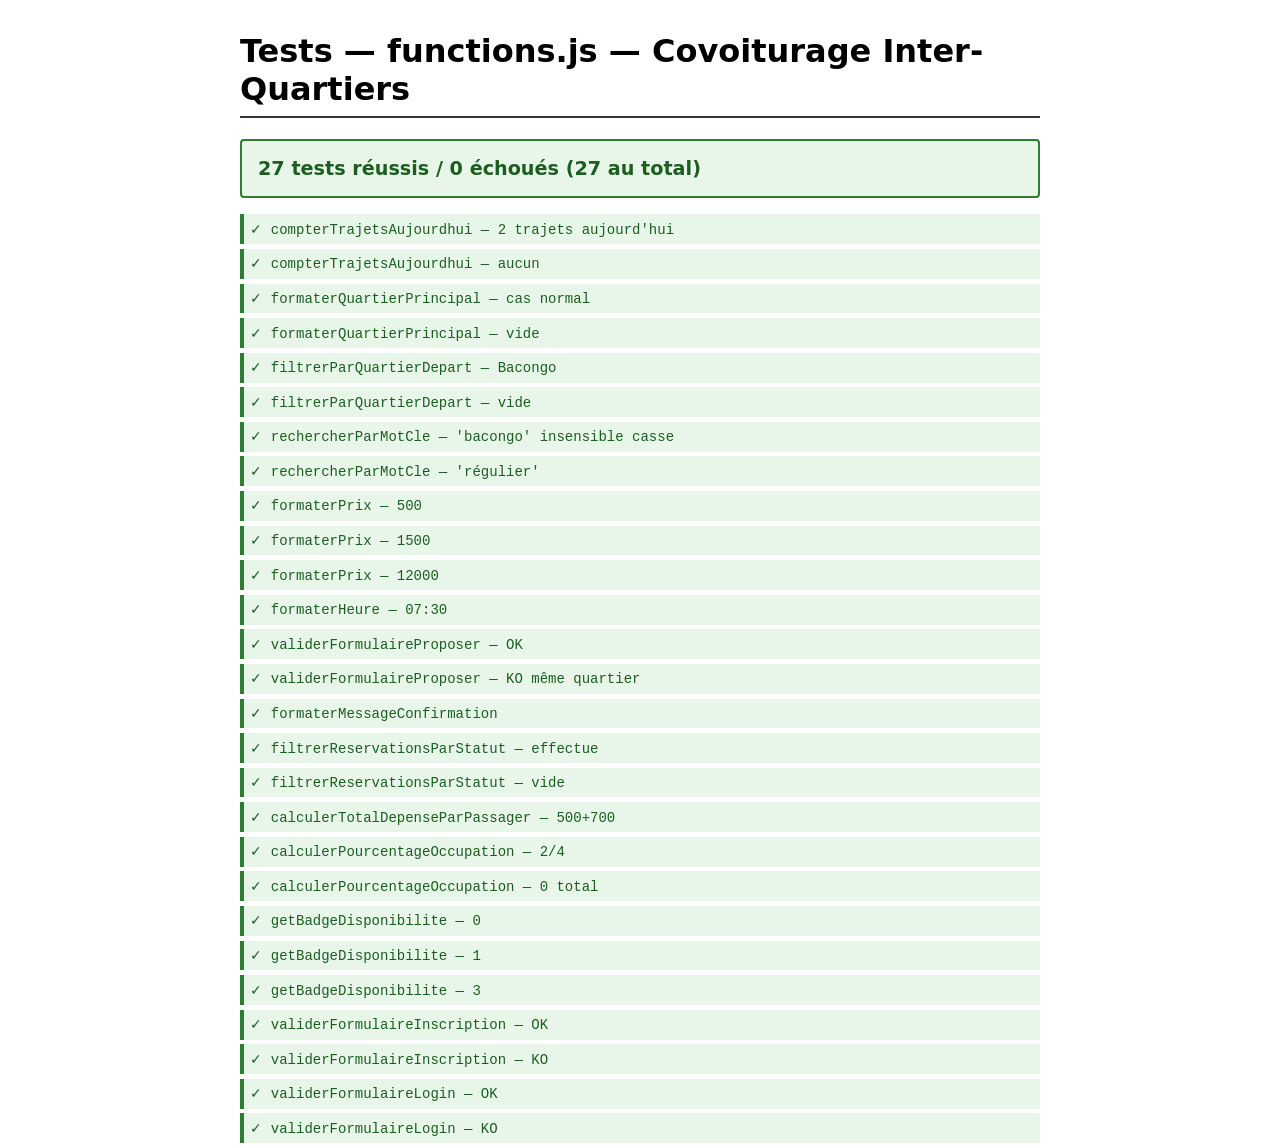
<file: frontend/functions.test.html>
<!DOCTYPE html>
<html lang="fr">
<head>
  <meta charset="UTF-8">
  <title>Tests — functions.js — Covoiturage</title>
  <style>
    body{font-family:system-ui,sans-serif;max-width:800px;margin:2rem auto;padding:0 1rem}
    h1{border-bottom:2px solid #333;padding-bottom:.5rem}
    .test{padding:.4rem;border-left:4px solid #ccc;margin:.3rem 0;font-family:monospace;font-size:14px}
    .pass{border-color:#2e7d32;background:#e8f5e9;color:#1b5e20}
    .fail{border-color:#c62828;background:#ffebee;color:#b71c1c}
    #summary{padding:1rem;font-size:1.2rem;font-weight:bold;margin-bottom:1rem;border-radius:4px}
    #summary.all-pass{background:#e8f5e9;color:#1b5e20;border:2px solid #2e7d32}
    #summary.some-fail{background:#ffebee;color:#b71c1c;border:2px solid #c62828}
  </style>
</head>
<body>
  <h1>Tests — functions.js — Covoiturage Inter-Quartiers</h1>
  <div id="summary"></div>
  <div id="results"></div>

  <script src="functions.js"></script>
  <script>
    const results = document.getElementById("results");
    let passed = 0, failed = 0;

    function assert(name, expected, actual) {
      const eq = JSON.stringify(expected) === JSON.stringify(actual);
      const div = document.createElement("div");
      div.className = "test " + (eq ? "pass" : "fail");
      div.textContent = (eq ? "✓ " : "✗ ") + name + (eq ? "" : ` (attendu: ${JSON.stringify(expected)}, obtenu: ${JSON.stringify(actual)})`);
      results.appendChild(div);
      if (eq) passed++; else failed++;
    }

    // Dev FS1
    assert("compterTrajetsAujourdhui — 2 trajets aujourd'hui",
      2, compterTrajetsAujourdhui([{date:"2026-07-27"},{date:"2026-07-28"},{date:"2026-07-27"}], "2026-07-27"));
    assert("compterTrajetsAujourdhui — aucun", 0, compterTrajetsAujourdhui([], "2026-07-27"));
    assert("formaterQuartierPrincipal — cas normal",
      "Poto-Poto (8 trajets)", formaterQuartierPrincipal({"Bacongo": 5, "Poto-Poto": 8, "Moungali": 3}));
    assert("formaterQuartierPrincipal — vide", "Aucun trajet", formaterQuartierPrincipal({}));

    // Dev FS2
    const tr = [
      {id:1, quartier_depart:"Bacongo", quartier_arrivee:"Poto-Poto", commentaire:""},
      {id:2, quartier_depart:"Moungali", quartier_arrivee:"Bacongo", commentaire:"régulier"},
      {id:3, quartier_depart:"Bacongo", quartier_arrivee:"Talangaï", commentaire:""},
    ];
    assert("filtrerParQuartierDepart — Bacongo", 2, filtrerParQuartierDepart(tr,"Bacongo").length);
    assert("filtrerParQuartierDepart — vide", 3, filtrerParQuartierDepart(tr,"").length);
    assert("rechercherParMotCle — 'bacongo' insensible casse", 3, rechercherParMotCle(tr,"BACONGO").length);
    assert("rechercherParMotCle — 'régulier'", 1, rechercherParMotCle(tr,"régulier").length);

    // Dev FS3
    assert("formaterPrix — 500", "500 FCFA", formaterPrix(500));
    assert("formaterPrix — 1500", "1 500 FCFA", formaterPrix(1500));
    assert("formaterPrix — 12000", "12 000 FCFA", formaterPrix(12000));
    assert("formaterHeure — 07:30", "07h30", formaterHeure("07:30"));

    // Dev FS4
    const okForm = {quartier_depart:"Bacongo",quartier_arrivee:"Poto-Poto",heure:"07:30",places_dispo:2,prix_place:500};
    assert("validerFormulaireProposer — OK", true, validerFormulaireProposer(okForm).valide);
    const badForm = {quartier_depart:"Bacongo",quartier_arrivee:"Bacongo",heure:"7:30",places_dispo:10,prix_place:0};
    assert("validerFormulaireProposer — KO même quartier", false, validerFormulaireProposer(badForm).valide);
    assert("formaterMessageConfirmation",
      "Bonjour Marie, votre réservation pour Bacongo → Poto-Poto à 07:30 a été enregistrée.",
      formaterMessageConfirmation("Marie","Bacongo","Poto-Poto","07:30"));

    // Dev FS5
    const res = [{statut:"effectue"},{statut:"annule"},{statut:"en_attente"}];
    assert("filtrerReservationsParStatut — effectue", 1, filtrerReservationsParStatut(res,"effectue").length);
    assert("filtrerReservationsParStatut — vide", 3, filtrerReservationsParStatut(res,"").length);
    const resPrix = [
      {statut:"effectue", trajet:{prix_place:500}},
      {statut:"annule", trajet:{prix_place:1000}},
      {statut:"en_attente", trajet:{prix_place:700}},
    ];
    assert("calculerTotalDepenseParPassager — 500+700", 1200, calculerTotalDepenseParPassager(resPrix));

    // Dev FS6
    assert("calculerPourcentageOccupation — 2/4", 50, calculerPourcentageOccupation(2,4));
    assert("calculerPourcentageOccupation — 0 total", 0, calculerPourcentageOccupation(0,0));
    assert("getBadgeDisponibilite — 0", {libelle:"Complet",classe:"badge-complet"}, getBadgeDisponibilite(0));
    assert("getBadgeDisponibilite — 1", {libelle:"1 place",classe:"badge-limite"}, getBadgeDisponibilite(1));
    assert("getBadgeDisponibilite — 3", {libelle:"3 places",classe:"badge-dispo"}, getBadgeDisponibilite(3));

    // Dev FS7
    const okInscription = {nom:"Marie", telephone:"066123456", mot_de_passe:"secret"};
    assert("validerFormulaireInscription — OK", true, validerFormulaireInscription(okInscription).valide);
    const badInscription = {nom:"", telephone:"123", mot_de_passe:"ab"};
    assert("validerFormulaireInscription — KO", false, validerFormulaireInscription(badInscription).valide);
    const okLogin = {telephone:"066123456", mot_de_passe:"secret"};
    assert("validerFormulaireLogin — OK", true, validerFormulaireLogin(okLogin).valide);
    const badLogin = {telephone:"", mot_de_passe:""};
    assert("validerFormulaireLogin — KO", false, validerFormulaireLogin(badLogin).valide);

    const summary = document.getElementById("summary");
    summary.textContent = `${passed} tests réussis / ${failed} échoués (${passed + failed} au total)`;
    summary.className = failed === 0 ? "all-pass" : "some-fail";
  </script>
</body>
</html>
</file>
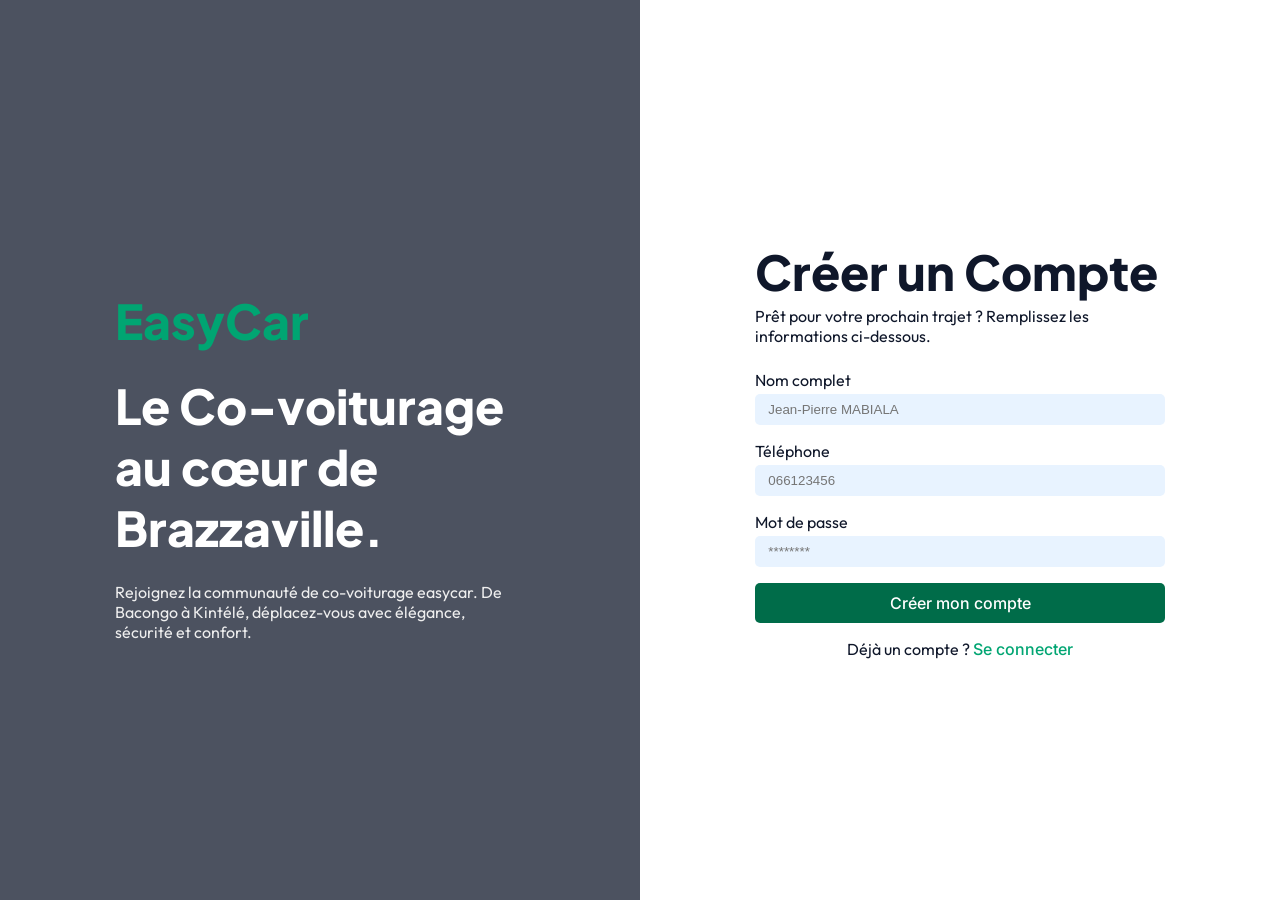
<file: frontend/inscription/inscription.html>
<!doctype html>
<html lang="fr">
  <head>
    <meta charset="UTF-8" />
    <meta name="viewport" content="width=device-width, initial-scale=1.0" />
    <title>EasyCar — Inscription</title>
    <link rel="stylesheet" href="inscription.css" />
  </head>
  <body id="page-inscription">
    <!-- NAVIGATION — TODO (Dev FS7) -->

    <!-- NE PAS MODIFIER l'id — main.js y affiche l'état de connexion -->
    <div class="nav-session" id="nav-session"></div>

    <main class="main">
      <!-- =====================================================================
         FORMULAIRE — TODO (Dev FS7)
         Mettre en forme le formulaire d'inscription : nom, téléphone,
         mot de passe. Prévoir un layout clair en colonne, avec des labels
         visibles pour chaque champ.

         *** NE PAS MODIFIER les id ci-dessous — main.js les utilise ***
         ===================================================================== -->
      <section class="presentation">
        <section class="presentation-container">
          <p class="h1 easycar">EasyCar</p>
          <p class="h1 slogan">Le Co-voiturage au cœur de Brazzaville.</p>
          <p class="text description">Rejoignez la communauté de co-voiturage easycar. De Bacongo à Kintélé, déplacez-vous avec élégance, sécurité et confort.</p>
        </section>
      </section>
       
      <section class="section-form">
        <section class="en-tete-form">
          <h1 class="h1 titre-page">Créer un Compte</h1>
          <p class="text">Prêt pour votre prochain trajet ? Remplissez les informations ci-dessous.</p>
        </section>

        <form class="form-inscription" id="form-inscription">
          <label class="text label" for="i-nom">Nom complet</label>
          <input class="input" type="text" id="i-nom" placeholder="Jean-Pierre MABIALA"/>

          <label class="text label" for="i-telephone">Téléphone</label>
          <input class="input" type="tel" id="i-telephone" placeholder="066123456" />

          <label class="text label" for="i-mot-de-passe">Mot de passe</label>
          <input class="input" type="password" id="i-mot-de-passe" placeholder="********"/>

          <button class="btn btn-form" type="submit">Créer mon compte</button>
        </form>

        <!-- Zone d'erreurs de validation — TODO (Dev FS7) : mettre en forme la
           liste <ul><li> injectée par main.js en cas de formulaire invalide.
           NE PAS MODIFIER l'id. -->
        <div class="erreurs-form" id="erreurs-form" hidden></div>

        <!-- LIEN VERS LOGIN — TODO (Dev FS7) : lien "Déjà un compte ? Se connecter"
           pointant vers ../login/login.html -->
        <p class="text center">Déjà un compte ? <a class="link link-login" href="../login/login.html">Se connecter</a></p>
      </section>
    </main>

    <div id="erreur-globale" hidden></div>

    <script src="../functions.js"></script>
    <script src="../main.js"></script>
  </body>
</html>
</file>
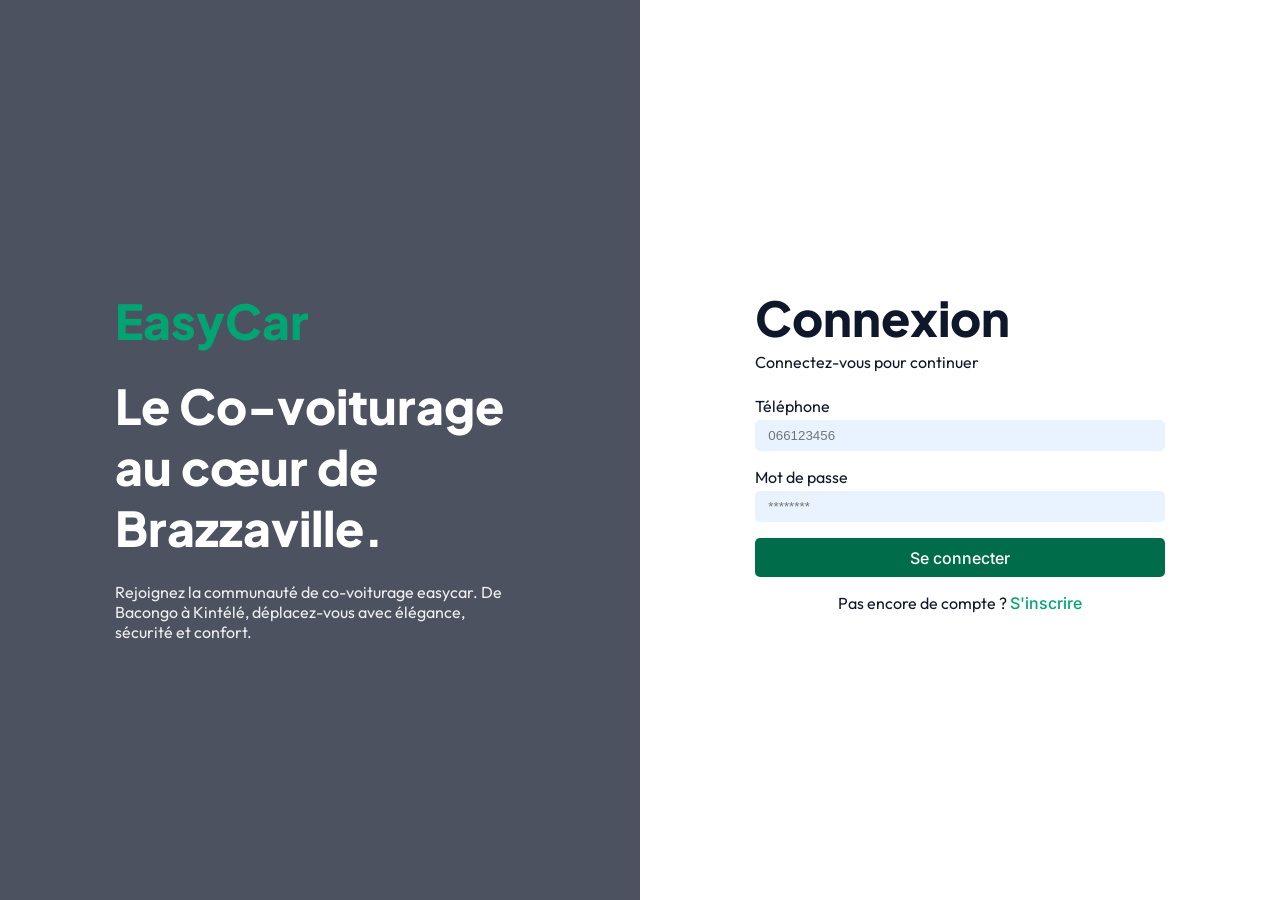
<file: frontend/login/login.html>
<!doctype html>
<html lang="fr">
  <head>
    <meta charset="UTF-8" />
    <meta name="viewport" content="width=device-width, initial-scale=1.0" />
    <title>EasyCar — Connexion</title>
    <link rel="stylesheet" href="login.css" />
  </head>
  <body id="page-login">
    <!-- NAVIGATION — TODO (Dev FS7) -->

    <!-- NE PAS MODIFIER l'id — main.js y affiche l'état de connexion -->
    <div class="nav-session" id="nav-session"></div>

    <main class="main">
      <!-- =====================================================================
         FORMULAIRE — TODO (Dev FS7)
         Mettre en forme le formulaire de connexion : téléphone, mot de
         passe. Prévoir un layout clair en colonne, avec des labels
         visibles pour chaque champ.

         *** NE PAS MODIFIER les id ci-dessous — main.js les utilise ***
         ===================================================================== -->
      <section class="presentation">
        <section class="presentation-container">
          <p class="h1 easycar">EasyCar</p>
          <p class="h1 slogan">Le Co-voiturage au cœur de Brazzaville.</p>
          <p class="text description">
            Rejoignez la communauté de co-voiturage easycar. De Bacongo à
            Kintélé, déplacez-vous avec élégance, sécurité et confort.
          </p>
        </section>
      </section>

      <section class="section-form">
        <section class="en-tete-form">
          <h1 class="h1 titre-page">Connexion</h1>
          <p class="text">Connectez-vous pour continuer</p>
        </section>

        <form class="form-login" id="form-login">
          <label class="text label" for="l-telephone">Téléphone</label>
          <input class="input" type="tel" id="l-telephone" placeholder="066123456" />

          <label class="text label" for="l-mot-de-passe">Mot de passe</label>
          <input class="input" type="password" id="l-mot-de-passe" placeholder="********"/>

          <button class="btn btn-form" type="submit">Se connecter</button>
        </form>

        <!-- Zone d'erreurs de validation — TODO (Dev FS7) : mettre en forme la
         liste <ul><li> injectée par main.js en cas de formulaire invalide.
         NE PAS MODIFIER l'id. -->
        <div class="erreurs-form" id="erreurs-form" hidden></div>

        <!-- LIEN VERS INSCRIPTION — TODO (Dev FS7) : lien "Pas encore de compte ?
         S'inscrire" pointant vers ../inscription/inscription.html -->
         <p class="text center">Pas encore de compte ? <a class="link link-login" href="../inscription/inscription.html">S'inscrire</a></p>
      </section>
    </main>

    <div id="erreur-globale" hidden></div>

  <script src="../functions.js"></script>
  <script src="../main.js"></script>
  <script src="../script.js"></script>
</body>
</html>
</file>
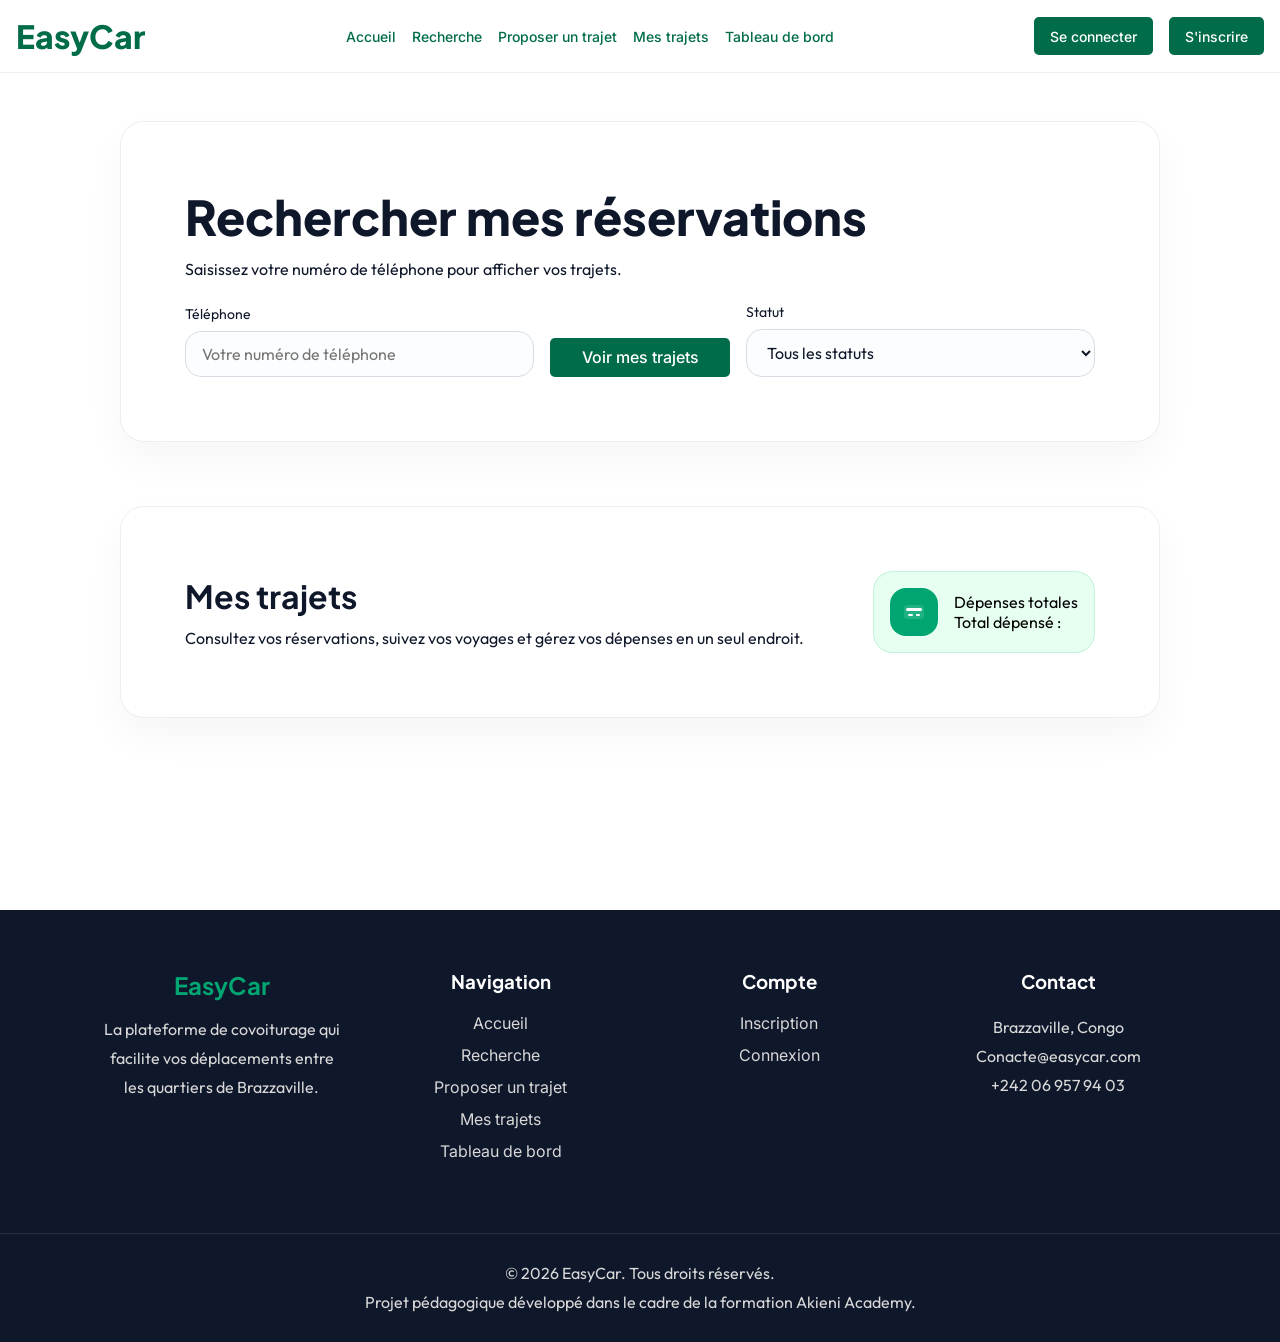
<file: frontend/mes-trajets/mes-trajets.html>
<!DOCTYPE html>
<html lang="fr">
<head>
  <meta charset="UTF-8">
  <meta name="viewport" content="width=device-width, initial-scale=1.0">
  <title>EasyCar — Mes trajets</title>
  <link rel="stylesheet" href="mes-trajets.css">
</head>
<body id="page-mes-trajets">

  <!-- NAVIGATION — TODO (Dev FS5) -->

  <!-- NE PAS MODIFIER l'id — main.js y affiche l'état de connexion -->
  <header>
    <a href="../accueil/index.html"><span id="logo">EasyCar</span></a>
    
    <!-- <div class="nav-wrapper"> -->
      <nav class="navigation">
      <a href="../accueil/index.html">Accueil</a>
      <a href="../recherche/recherche.html">Recherche</a>
      <a href="../proposer/proposer.html">Proposer un trajet</a>
      <a href="../mes-trajets/mes-trajets.html">Mes trajets</a>
      <a href="../dashboard/dashboard.html">Tableau de bord</a>
    </nav>
  
    <div id="nav-session" ></div>
     <!-- </div> -->

    <button class="burger" aria-label="Menu de navigation" id="burger">   
      <span></span>
      <span></span>
      <span></span>
    </button>
  </header>

  <main class="page-mes-trajets">
    <!-- =====================================================================
         RECHERCHE PAR NUMÉRO — TODO (Dev FS5)
         Mettre en forme le bloc de saisie du numéro de téléphone, le
         bouton de chargement et le filtre de statut. Layout en ligne sur
         desktop, empilé sur mobile.
        
         *** NE PAS MODIFIER les id ci-dessous — main.js les utilise ***
         ===================================================================== -->
    <section class="filtres-card" aria-label="Recherche et filtre des trajets">
      <div class="filtres-card__title">
        <h2 class="h1">Rechercher mes réservations</h2>
        <p class="text">Saisissez votre numéro de téléphone pour afficher vos trajets.</p>
      </div>
      <div class="barre-recherche-tel">
        <label class="field" for="mt-tel">
          <span class="field__label">Téléphone</span>
          <input type="text" id="mt-tel" placeholder="Votre numéro de téléphone">
        </label>
        <button class="btn" id="btn-charger-mestrajets">Voir mes trajets</button>
        <label class="field field--select" for="mt-filtre-statut">
          <span class="field__label">Statut</span>
          <select id="mt-filtre-statut">
            <option value="">Tous les statuts</option>
            <option value="effectue">Effectués</option>
            <option value="en_attente">En attente</option>
            <option value="annule">Annulés</option>
          </select>
        </label>
      </div>
    </section>


    <!-- TOTAL DÉPENSÉ — TODO (Dev FS5) : mettre en avant ce chiffre
         visuellement (encart ou bandeau).
         *** NE PAS MODIFIER l'id *** -->
    <section class="hero-card">
      <div class="hero-card__content">
        <h2 class="h2">Mes trajets</h2>
        <p class="text">Consultez vos réservations, suivez vos voyages et gérez vos dépenses en un seul endroit.</p>
      </div>
      <div class="resume-card" aria-label="Résumé des dépenses">
        <div class="resume-card__icon" aria-hidden="true">
          <svg width="24" height="24" viewBox="0 0 24 24" fill="none" xmlns="http://www.w3.org/2000/svg">
            <rect x="2" y="5" width="20" height="14" rx="3" fill="currentColor" opacity="0.12" />
            <rect x="4" y="8" width="16" height="3" rx="1.5" fill="currentColor" />
            <rect x="6" y="14" width="5" height="2" rx="1" fill="currentColor" />
            <rect x="14" y="14" width="4" height="2" rx="1" fill="currentColor" />
          </svg>
        </div>
        <div>
          <p class="eyebrow">Dépenses totales</p>
          <p class="total-depense">Total dépensé : <strong id="mt-total"></strong></p>
        </div>
      </div>
    </section>

    <!-- =====================================================================
             LISTE DES RÉSERVATIONS — TODO (Dev FS5)
             main.js remplit ce conteneur avec des cartes .carte-reservation,
             chacune avec un <h3>, des <p> (date, conducteur, prix), et un
            <span class="statut statut-effectue|statut-en_attente|statut-annule">.
             Prévoyez une couleur distincte par statut. Layout en liste verticale
             ou grille selon votre choix.
    
             *** NE PAS MODIFIER l'id ***
             ===================================================================== -->
    <section id="mt-liste"></section>

  </main>

  <div id="erreur-globale" hidden></div>
 <footer class="footer">

    <div class="footer-container">

        <div class="footer-logo">
            <h2>EasyCar</h2>
            <p>
                La plateforme de covoiturage qui facilite vos déplacements
                entre les quartiers de Brazzaville.
            </p>
        </div>

        <div class="footer-liens">
            <h3>Navigation</h3>

            <a href="../accueil/accueil.css">Accueil</a>
            <a href="../recherche/recherche.html">Recherche</a>
            <a href="../proposer/proposer.html">Proposer un trajet</a>
            <a href="../mes-trajets/mes-trajets.html">Mes trajets</a>
            <a href="../dashboard/dashboard.html">Tableau de bord</a>

        </div>

        <div class="footer-compte">
            <h3>Compte</h3>

            <a href="../inscription/inscription.html">Inscription</a>
            <a href="../connexion/connexion.html">Connexion</a>

        </div>

        <div class="footer-contact">

            <h3>Contact</h3>

            <p> Brazzaville, Congo</p>

            <p>Conacte@easycar.com</p>

            <p> +242 06 957 94 03</p>

        </div>

    </div>

    <div class="footer-bottom">

        <p>
            © 2026 EasyCar. Tous droits réservés.
        </p>

        <p>
            Projet pédagogique développé dans le cadre de la formation
            Akieni Academy.
        </p>

    </div>

</footer>
  <script src="../functions.js"></script>
  <script src="../main.js"></script>
  <script src="../script.js"></script>
</body>
</html>
</file>
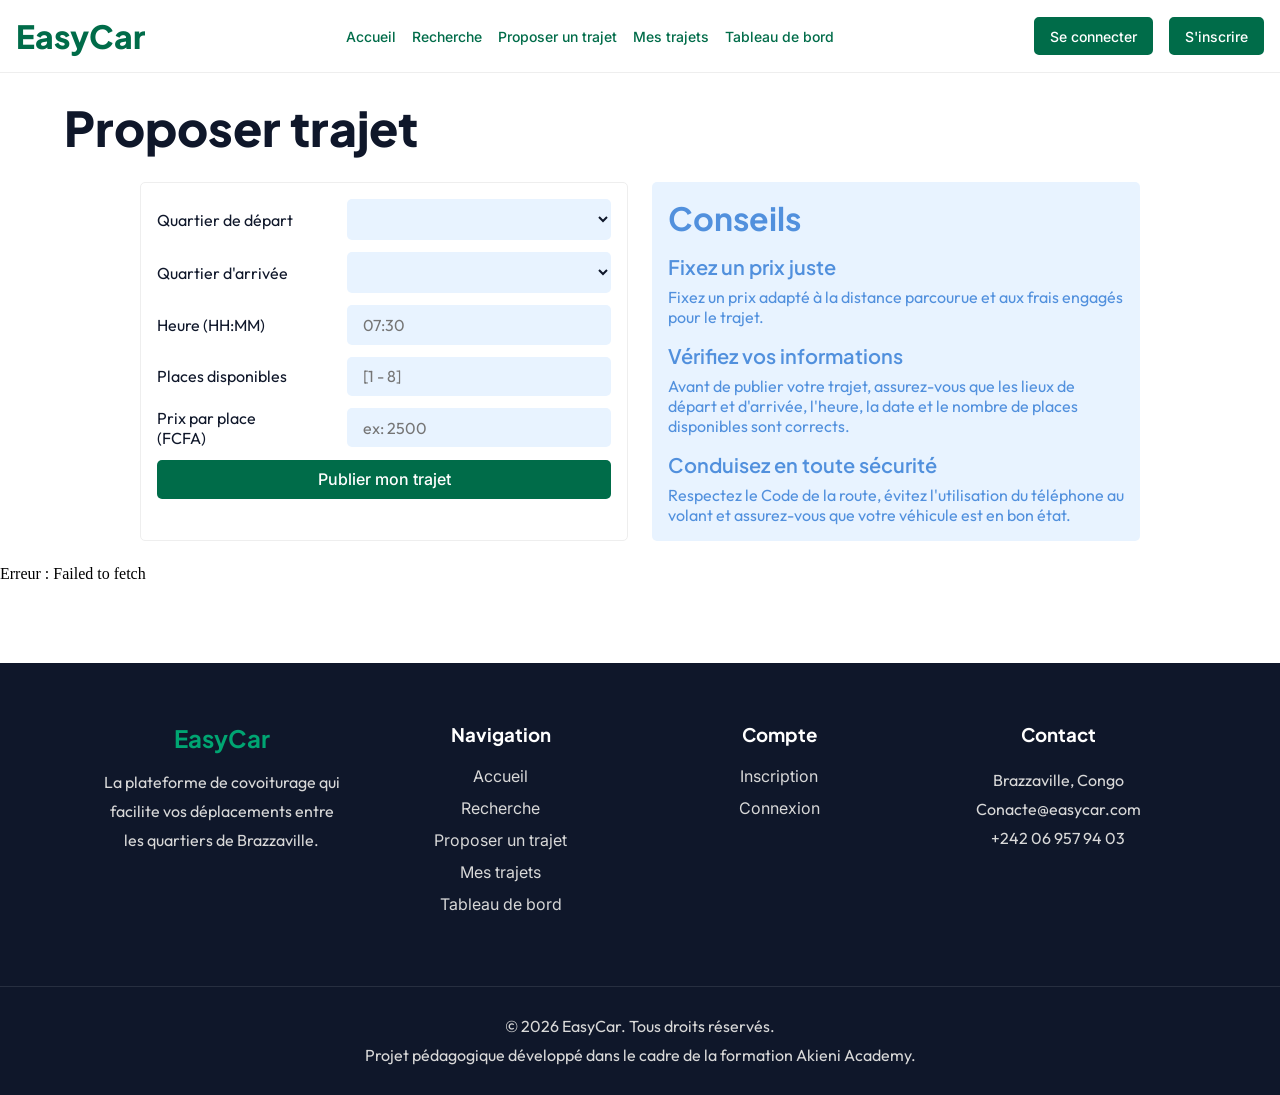
<file: frontend/proposer/proposer.html>
<!doctype html>
<html lang="fr">
  <head>
    <meta charset="UTF-8" />
    <meta name="viewport" content="width=device-width, initial-scale=1.0" />
    <title>EasyCar — Proposer un trajet</title>
    <link rel="stylesheet" href="proposer.css" />
  </head>
  <body id="page-proposer">
    <!-- NAVIGATION — TODO (Dev FS4) -->

    <!-- NE PAS MODIFIER l'id — main.js y affiche l'état de connexion -->
    <header>
      <a href="../accueil/index.html"><span id="logo">EasyCar</span></a>

      <!-- <div class="nav-wrapper"> -->
      <nav class="navigation">
        <a href="../accueil/index.html">Accueil</a>
        <a href="../recherche/recherche.html">Recherche</a>
        <a href="../proposer/proposer.html">Proposer un trajet</a>
        <a href="../mes-trajets/mes-trajets.html">Mes trajets</a>
        <a href="../dashboard/dashboard.html">Tableau de bord</a>
      </nav>

      <div id="nav-session"></div>
      <!-- </div> -->

      <button class="burger" aria-label="Menu de navigation" id="burger">
        <span></span>
        <span></span>
        <span></span>
      </button>
    </header>

    <main class="main">
      <!-- =====================================================================
         FORMULAIRE — TODO (Dev FS4)
         Mettre en forme le formulaire de proposition de trajet : les deux
         sélecteurs de quartier (départ/arrivée) sont remplis dynamiquement
         par main.js via l'API /api/quartiers, vous stylez leur apparence.
         Prévoir un layout clair en colonne, avec des labels visibles pour
         chaque champ.

         *** NE PAS MODIFIER les id ci-dessous — main.js les utilise ***
         ===================================================================== -->
      <h1 class="h1">Proposer trajet</h1>

      <section class="content">
        <form class="form-proposer" id="form-proposer">
          <section class="section-form">
            <label class="text label" for="p-depart">Quartier de départ</label>
            <select class="text input" id="p-depart"></select>
          </section>

          <section class="section-form">
            <label class="text label" for="p-arrivee">Quartier d'arrivée</label>
            <select class="text input" id="p-arrivee"></select>
          </section>

          <section class="section-form">
            <label class="text label" for="p-heure">Heure (HH:MM)</label>
            <input class="text input" type="text" id="p-heure" placeholder="07:30" />
          </section>

          <section class="section-form">
            <label class="text label" for="p-places">Places disponibles</label>
            <input class="text input" type="number" id="p-places" min="1" max="8" placeholder="[1 - 8]"/>
          </section>

          <section class="section-form">
            <label class="text label" for="p-prix">Prix par place (FCFA)</label>
            <input class="text input" type="number" id="p-prix" min="1" placeholder="ex: 2500"/>
          </section>

          <button class="btn" type="submit">Publier mon trajet</button>
          <!-- Zone d'erreurs de validation — TODO (Dev FS4) : mettre en forme la
             liste <ul><li> injectée par main.js en cas de formulaire invalide.
             NE PAS MODIFIER l'id. -->
          <div class="erreurs-form" id="erreurs-form" hidden></div>
        </form>

        <!-- BLOC D'AIDE — TODO (Dev FS4) : encart explicatif optionnel
           (ex. rappel que le prix est libre, conseils de sécurité) -->
        <section class="conseils">
          <h2 class="h2 bleu space">Conseils</h2>
          <article class="conseil">
            <h3 class="h3 bleu space">Fixez un prix juste</h3>
            <p class="text bleu">
              Fixez un prix adapté à la distance parcourue et aux frais engagés
              pour le trajet.
            </p>
          </article>
          <article class="conseil">
            <h3 class="h3 bleu space">Vérifiez vos informations</h3>
            <p class="text bleu">
              Avant de publier votre trajet, assurez-vous que les lieux de
              départ et d'arrivée, l'heure, la date et le nombre de places
              disponibles sont corrects.
            </p>
          </article>
          <article class="conseil">
            <h3 class="h3 bleu space">Conduisez en toute sécurité</h3>
            <p class="text bleu">
              Respectez le Code de la route, évitez l'utilisation du téléphone
              au volant et assurez-vous que votre véhicule est en bon état.
            </p>
          </article>
        </section>
      </section>
    </main>

    <div id="erreur-globale" hidden></div>
    <footer class="footer">
      <div class="footer-container">
        <div class="footer-logo">
          <h2>EasyCar</h2>
          <p>
            La plateforme de covoiturage qui facilite vos déplacements entre les
            quartiers de Brazzaville.
          </p>
        </div>

        <div class="footer-liens">
          <h3>Navigation</h3>

          <a href="../accueil/index.html">Accueil</a>
          <a href="../recherche/recherche.html">Recherche</a>
          <a href="../proposer/proposer.html">Proposer un trajet</a>
          <a href="../mes-trajets/mes-trajets.html">Mes trajets</a>
          <a href="../dashboard/dashboard.html">Tableau de bord</a>
        </div>

        <div class="footer-compte">
          <h3>Compte</h3>

          <a href="../inscription/inscription.html">Inscription</a>
          <a href="../connexion/connexion.html">Connexion</a>
        </div>

        <div class="footer-contact">
          <h3>Contact</h3>

          <p>Brazzaville, Congo</p>

          <p>Conacte@easycar.com</p>

          <p>+242 06 957 94 03</p>
        </div>
      </div>

      <div class="footer-bottom">
        <p>© 2026 EasyCar. Tous droits réservés.</p>

        <p>
          Projet pédagogique développé dans le cadre de la formation Akieni
          Academy.
        </p>
      </div>
    </footer>
    <script src="../functions.js"></script>
    <script src="../main.js"></script>
    <script src="../script.js"></script>
  </body>
</html>
</file>
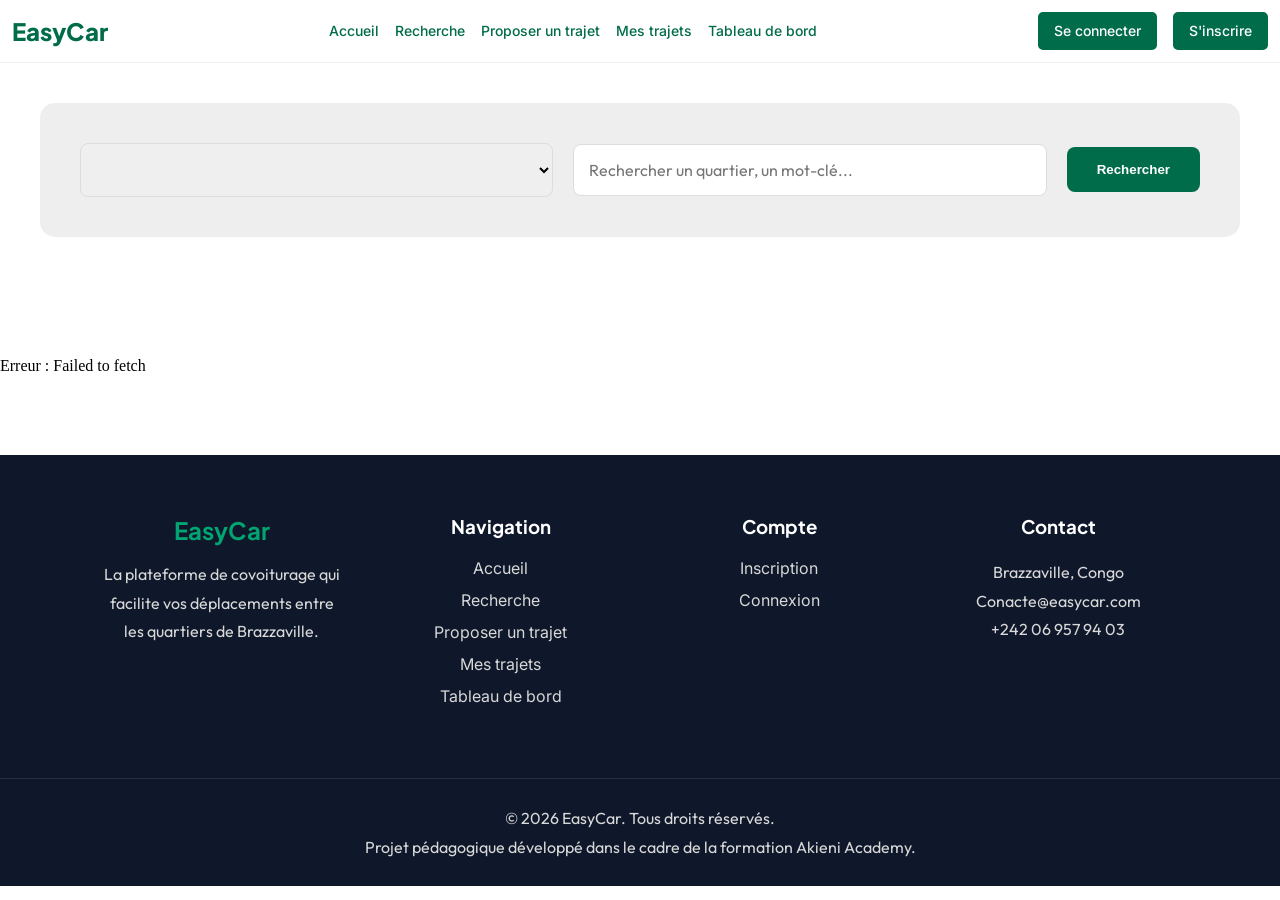
<file: frontend/recherche/recherche.html>
<!doctype html>
<html lang="fr">
  <head>
    <meta charset="UTF-8" />
    <meta name="viewport" content="width=device-width, initial-scale=1.0" />
    <title>EasyCar — Recherche</title>
    <link rel="stylesheet" href="recherche.css" />
  </head>
  <body id="page-recherche">
    <!-- NAVIGATION — TODO (Dev FS2) -->

    <!-- NE PAS MODIFIER l'id — main.js y affiche l'état de connexion -->
    <header>
      <a href="../accueil/index.html"><span id="logo">EasyCar</span></a>

      <!-- <div class="nav-wrapper"> -->
      <nav class="navigation">
        <a href="../accueil/index.html">Accueil</a>
        <a href="../recherche/recherche.html">Recherche</a>
        <a href="../proposer/proposer.html">Proposer un trajet</a>
        <a href="../mes-trajets/mes-trajets.html">Mes trajets</a>
        <a href="../dashboard/dashboard.html">Tableau de bord</a>
      </nav>

      <div id="nav-session"></div>
      <!-- </div> -->

      <button class="burger" aria-label="Menu de navigation" id="burger">
        <span></span>
        <span></span>
        <span></span>
      </button>
    </header>

    <main>
      <!-- =====================================================================
         FILTRES — TODO (Dev FS2)
         Mettre en forme la barre de filtres : sélecteur de quartier de
         départ, champ de recherche libre, bouton de lancement. Layout en
         ligne sur desktop, empilé sur mobile.

         *** NE PAS MODIFIER les id ci-dessous — main.js les utilise ***
         ===================================================================== -->
      <section class="barre-filtres">
        <select id="filtre-depart"></select>
        <input
          type="text"
          id="champ-recherche"
          placeholder="Rechercher un quartier, un mot-clé..."
        />
        <button id="btn-rechercher">Rechercher</button>
      </section>

      <!-- =====================================================================
         RÉSULTATS — TODO (Dev FS2)
         main.js remplit ce conteneur avec des cartes .carte-trajet, chacune
         contenant un <h3>, un <p class="heure">, un <p class="conducteur">,
         un <p class="prix">, un <span class="badge badge-dispo|badge-limite|
         badge-complet">, et un lien <a class="btn-voir">. Stylez ces
         éléments (déjà présents dans le HTML généré par main.js — vous ne
         les créez pas ici, vous écrivez le CSS qui les habille).
         Layout : grille responsive (1 colonne mobile, 2-3 colonnes desktop).
         Gérez aussi l'état "aucun résultat" (classe .aucun-resultat).

         *** NE PAS MODIFIER l'id ci-dessous ***
         ===================================================================== -->
      <section id="liste-trajets"></section>
    </main>

    <div id="erreur-globale" hidden></div>
    <footer class="footer">
      <div class="footer-container">
        <div class="footer-logo">
          <h2>EasyCar</h2>
          <p>
            La plateforme de covoiturage qui facilite vos déplacements entre les
            quartiers de Brazzaville.
          </p>
        </div>

        <div class="footer-liens">
          <h3>Navigation</h3>

          <a href="../accueil/index.html">Accueil</a>
          <a href="../recherche/recherche.html">Recherche</a>
          <a href="../proposer/proposer.html">Proposer un trajet</a>
          <a href="../mes-trajets/mes-trajets.html">Mes trajets</a>
          <a href="../dashboard/dashboard.html">Tableau de bord</a>
        </div>

        <div class="footer-compte">
          <h3>Compte</h3>

          <a href="../inscription/inscription.html">Inscription</a>
          <a href="../connexion/connexion.html">Connexion</a>
        </div>

        <div class="footer-contact">
          <h3>Contact</h3>

          <p>Brazzaville, Congo</p>

          <p>Conacte@easycar.com</p>

          <p>+242 06 957 94 03</p>
        </div>
      </div>

      <div class="footer-bottom">
        <p>© 2026 EasyCar. Tous droits réservés.</p>

        <p>
          Projet pédagogique développé dans le cadre de la formation Akieni
          Academy.
        </p>
      </div>
    </footer>
    <!-- NE PAS MODIFIER -->
    <script src="../functions.js"></script>
    <script src="../main.js"></script>
    <script src="../script.js"></script>
  </body>
</html>
</file>
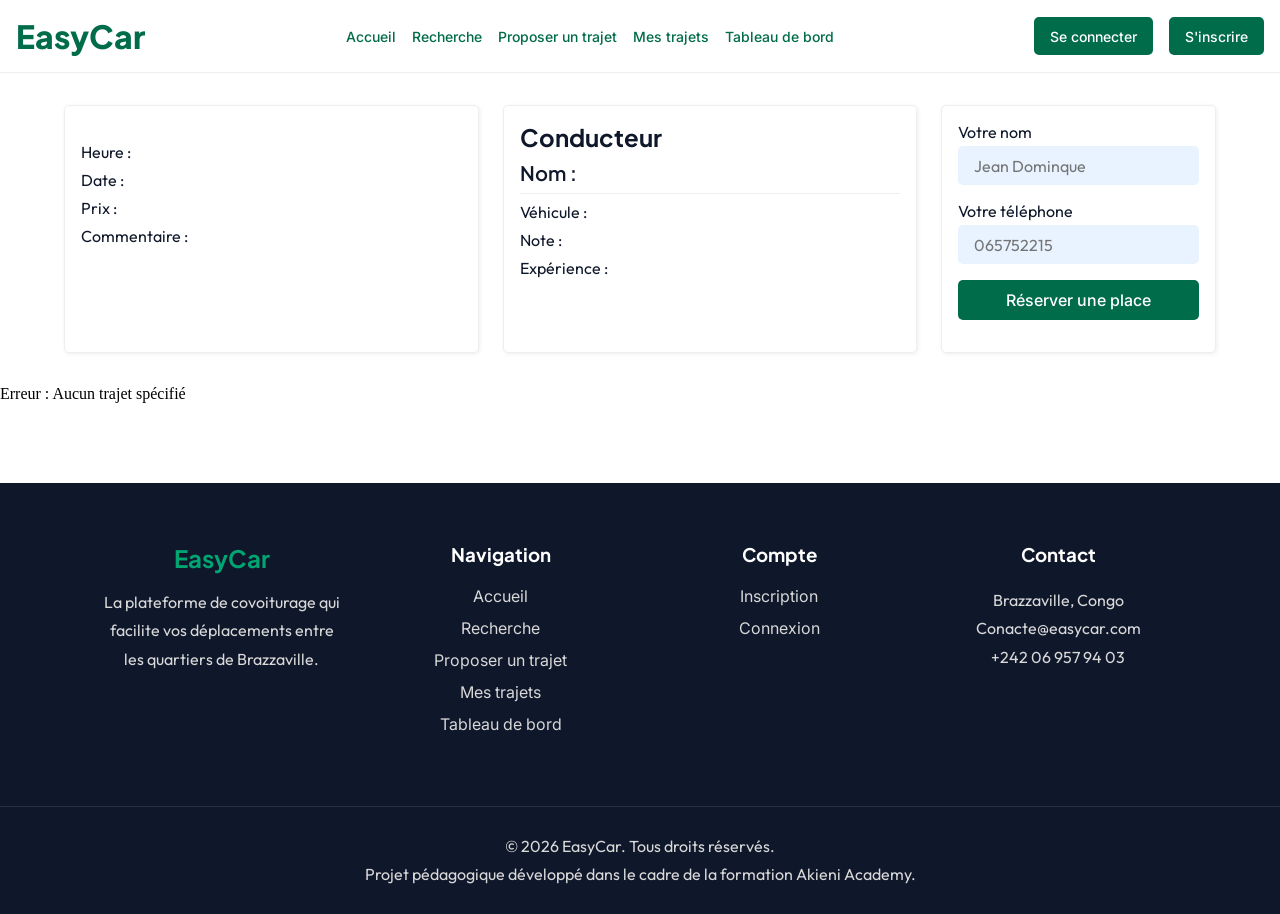
<file: frontend/trajet/trajet.html>
<!doctype html>
<html lang="fr">
  <head>
    <meta charset="UTF-8" />
    <meta name="viewport" content="width=device-width, initial-scale=1.0" />
    <title>EasyCar — Détail du trajet</title>
    <link rel="stylesheet" href="trajet.css" />
  </head>
  <body id="page-trajet">
    <!-- NAVIGATION — TODO (Dev FS3) -->

    <!-- NE PAS MODIFIER l'id — main.js y affiche l'état de connexion -->
    <header>
      <a href="../accueil/index.html"><span id="logo">EasyCar</span></a>

      <!-- <div class="nav-wrapper"> -->
      <nav class="navigation">
        <a href="../accueil/index.html">Accueil</a>
        <a href="../recherche/recherche.html">Recherche</a>
        <a href="../proposer/proposer.html">Proposer un trajet</a>
        <a href="../mes-trajets/mes-trajets.html">Mes trajets</a>
        <a href="../dashboard/dashboard.html">Tableau de bord</a>
      </nav>

      <div id="nav-session"></div>
      <!-- </div> -->

      <button class="burger" aria-label="Menu de navigation" id="burger">
        <span></span>
        <span></span>
        <span></span>
      </button>
    </header>

    <main class="main">
      <!-- =====================================================================
         ENTÊTE TRAJET — TODO (Dev FS3)
         Mettre en forme le titre du trajet, l'heure, la date, le prix, le
         commentaire éventuel et le badge de disponibilité. Le badge reçoit
         dynamiquement une classe parmi badge-dispo / badge-limite /
         badge-complet — prévoyez les 3 styles.

         *** NE PAS MODIFIER les id ci-dessous — main.js les utilise ***
         ===================================================================== -->
      <section class="entete-trajet">
        <h1 class="h1" id="trajet-titre"></h1>
        <p class="text">Heure : <span id="trajet-heure"></span></p>
        <p class="text">Date : <span id="trajet-date"></span></p>
        <p class="text">Prix : <span id="trajet-prix"></span></p>
        <p class="text">Commentaire : <span id="trajet-commentaire"></span></p>
        <span id="badge-places" class="badge"></span>
      </section>

      <!-- =====================================================================
         FICHE CONDUCTEUR — TODO (Dev FS3)
         Mettre en forme l'encart conducteur : nom, véhicule, note,
         expérience. Un visuel type "carte profil" est attendu.

         *** NE PAS MODIFIER les id ci-dessous ***
         ===================================================================== -->
      <section class="fiche-conducteur">
        <h2 class="h2 fiche-conducteur-titre">Conducteur</h2>
        <p class="h3 nom-conducteur">Nom : <span id="conducteur-nom"></span></p>
        <p class="text">Véhicule : <span id="conducteur-vehicule"></span></p>
        <p class="text">Note : <span id="conducteur-note"></span></p>
        <p class="text">Expérience : <span id="conducteur-trajets"></span></p>
      </section>

      <!-- =====================================================================
         FORMULAIRE DE RÉSERVATION — TODO (Dev FS3)
         Mettre en forme le formulaire : nom, téléphone, bouton (désactivé
         si trajet complet — main.js gère l'attribut disabled). Si
         l'utilisateur est connecté, les champs nom/téléphone sont
         pré-remplis automatiquement par main.js (mais restent modifiables).

         *** NE PAS MODIFIER les id ci-dessous — main.js les utilise ***
         ===================================================================== -->
      <form class="form-reservation" id="form-reservation">
        <label class="text label" for="r-nom">Votre nom</label>
        <input
          class="text input"
          type="text"
          id="r-nom"
          placeholder="Jean Dominque"
        />

        <label class="text label" for="r-tel">Votre téléphone</label>
        <input
          class="text input"
          type="tel"
          id="r-tel"
          placeholder="065752215"
        />

        <button class="btn btn-form" type="submit" id="btn-reserver">
          Réserver une place
        </button>
        <!-- Zone d'erreurs de validation — TODO (Dev FS3) : mettre en forme la
         liste <ul><li> injectée par main.js en cas de formulaire invalide.
         NE PAS MODIFIER l'id. -->
        <div class="erreurs-form" id="erreurs-form" hidden></div>
      </form>

      
    </main>

    <div id="erreur-globale" hidden></div>
    <footer class="footer">
      <div class="footer-container">
        <div class="footer-logo">
          <h2>EasyCar</h2>
          <p>
            La plateforme de covoiturage qui facilite vos déplacements entre les
            quartiers de Brazzaville.
          </p>
        </div>

        <div class="footer-liens">
          <h3>Navigation</h3>

          <a href="../accueil/index.html">Accueil</a>
          <a href="../recherche/recherche.html">Recherche</a>
          <a href="../proposer/proposer.html">Proposer un trajet</a>
          <a href="../mes-trajets/mes-trajets.html">Mes trajets</a>
          <a href="../dashboard/dashboard.html">Tableau de bord</a>
        </div>

        <div class="footer-compte">
          <h3>Compte</h3>

          <a href="../inscription/inscription.html">Inscription</a>
          <a href="../connexion/connexion.html">Connexion</a>
        </div>

        <div class="footer-contact">
          <h3>Contact</h3>

          <p>Brazzaville, Congo</p>

          <p>Conacte@easycar.com</p>

          <p>+242 06 957 94 03</p>
        </div>
      </div>

      <div class="footer-bottom">
        <p>© 2026 EasyCar. Tous droits réservés.</p>

        <p>
          Projet pédagogique développé dans le cadre de la formation Akieni
          Academy.
        </p>
      </div>
    </footer>
    <script src="../functions.js"></script>
    <script src="../main.js"></script>
  </body>
</html>
</file>
<file: frontend/inscription/inscription.css>
/* Google Font */
@import url("https://fonts.googleapis.com/css2?family=Inter:ital,opsz,wght@0,14..32,100..900;1,14..32,100..900&family=Outfit:wght@100..900&family=Plus+Jakarta+Sans:ital,wght@0,200..800;1,200..800&display=swap");

/* Initialisation */
*,
*::before,
*::after {
  margin: 0;
  padding: 0;
  box-sizing: border-box;
}

/* Variables */
:root {
  /* Colors */
  --bleu: #b4d6ff;
  --rouge: #ff3647;
  --vert: #00a572;
  --vert-fonce: #006c49;
  --bleu-fonce: #5190dd;
  --blanc: #ffffff;
  --gris: #eeeeee;
  --black: #0f172a;
  --rouge-nuance: #ffbebe;
  --vert-nuance: #beffdb;
  --bleu-nuance: #e8f3ff;
  --black-nuance: #0f172abe;

  /* Typographie */
  /* Font-Size */
  --font-xs: 12px;
  --font-sm: 14px;
  --font-base: 16px;
  --font-lg: 20px;
  --font-xl: 24px;
  --font-2xl: 32px;
  --font-3xl: 48px;

  /* Font-Family */
  --font-titre: "Plus Jakarta Sans", sans-serif;
  --font-texte: "Outfit", sans-serif;
  --font-btn-lien: "Inter", sans-serif;

  /* Font-Weight */
  --font-thin: 100;
  --font-extra-light: 200;
  --font-light: 300;
  --font-regular: 400;
  --font-medium: 500;
  --font-semi-bold: 600;
  --font-bold: 700;
  --font-extra-bold: 800;
  --font-black: 900;

  /* Spacing 1rem --> 16px*/
  --spacing-none: 0;
  --spacing-2xs: 0.25rem; /* 4px */
  --spacing-xs: 0.5rem; /* 8px */
  --spacing-sm: 0.75rem; /* 12px */
  --spacing-md: 1rem; /* 16px */
  --spacing-lg: 1.5rem; /* 24px */
  --spacing-xl: 2rem; /* 32px */
  --spacing-2xl: 2.5rem; /* 40px */
  --spacing-3xl: 3rem; /* 48px */
  --spacing-4xl: 4rem; /* 64px */
  --spacing-5xl: 5rem; /* 80px */
  --spacing-6xl: 6rem; /* 96px */
  --spacing-7xl: 8rem; /* 128px */

  --spacing-btn-lien: 0.6em 1em;
  --spacing-badge: 0.5em;

  /* Bordures Radius */
  --radius-btn: 5px;
  --radius-badge: 100px;

  /* Bordures */
  --border-card: 1px solid var(--gris);
}

/* Styles Generals  */

/* Mobile */
/* Titre */
.h1 {
  font-family: var(--font-titre);
  font-size: var(--font-xl);
  font-weight: var(--font-extra-bold);
  color: var(--black);
  margin-bottom: var(--spacing-sm);
}

.h2 {
  font-family: var(--font-titre);
  font-size: var(--font-lg);
  font-weight: var(--font-bold);
  color: var(--black);
  margin-bottom: var(--spacing-sm);
}

.h3 {
  font-family: var(--font-titre);
  font-size: var(--font-base);
  font-weight: var(--font-semi-bold);
  color: var(--black);
  margin-bottom: var(--spacing-sm);
}

/* Paragraphe: pour l'ensemble des textes hors titre, button et lien */
.text {
  font-family: var(--font-texte);
  font-size: var(--font-sm);
  font-weight: var(--font-regular);
  color: var(--black);
}

/* Liens: style des liens de navigation */
.link {
  font-family: var(--font-btn-lien);
  font-size: var(--font-sm);
  font-weight: var(--font-medium);
  color: var(--vert);
  text-decoration: none;
  transition:
    color 0.4s,
    transform 0.4s;
}

.link:hover {
  color: var(--vert-fonce);
  transform: translateY(-2px);
}

/* Badge */
.badge-vert {
  display: inline-block;
  padding: var(--spacing-badge);
  font-family: var(--font-btn-lien);
  font-size: var(--font-xs);
  font-weight: var(--font-medium);
  background-color: var(--vert-nuance);
  color: var(--vert-fonce);
  border-radius: var(--radius-badge);
}

.badge-rouge {
  display: inline-block;
  padding: var(--spacing-badge);
  font-family: var(--font-btn-lien);
  font-size: var(--font-xs);
  font-weight: var(--font-medium);
  background-color: var(--rouge-nuance);
  color: var(--rouge);
  border-radius: var(--radius-badge);
}

/* Bouton réaliser avec input, button ou a(lien) */
.btn,
.btn-link {
  font-family: var(--font-btn-lien);
  font-size: var(--font-sm);
  font-weight: var(--font-medium);
  padding: var(--spacing-btn-lien);
  background-color: var(--vert-fonce);
  color: var(--blanc);
  border: none;
  border-radius: var(--radius-btn);
  cursor: pointer;
  text-decoration: none;
  transition: background-color 0.4s;
}

.btn:hover,
.btn-link:hover {
  background-color: var(--vert);
}

/* Debut de la page inscription */
.nav-session {
  display: none;
}

.main {
  padding: var(--spacing-xl) var(--spacing-md);
}

.presentation {
  display: none;
}

.section-form {
  margin: 0 auto;
  max-width: 300px;
}

.en-tete-form {
  margin-bottom: var(--spacing-lg);
}

.titre-page {
  margin-bottom: var(--spacing-2xs);
}

.form-inscription {
  display: flex;
  flex-direction: column;
}

.label {
  margin-bottom: var(--spacing-2xs);
}

.input {
  margin-bottom: var(--spacing-md);
  padding: var(--spacing-btn-lien);
  background-color: var(--bleu-nuance);
  border: none;
  border-radius: 5px;
}

.input:focus {
  outline: 2px solid var(--bleu);
}

.btn-form {
  margin-bottom: var(--spacing-md);
}

.erreurs-form ul {
  list-style: none;
  margin-bottom: var(--spacing-md);
}

.erreurs-form li {
  padding: var(--spacing-badge);
  font-family: var(--font-btn-lien);
  font-size: var(--font-xs);
  font-weight: var(--font-medium);
  background-color: var(--rouge-nuance);
  color: var(--rouge);
  border-radius: var(--radius-btn);
}

.center {
  text-align: center;
}
/* Fin de la page inscription */

/* Tablette */
@media only screen and (min-width: 768px) {
  /* Titre */
  .h1 {
    font-size: var(--font-2xl);
  }

  .h2 {
    font-size: var(--font-xl);
  }

  .h3 {
    font-size: var(--font-lg);
  }

  /* Paragraphe: pour l'ensemble des textes hors titre, button et lien */
  .text {
    font-size: var(--font-base);
  }

  /* Debut de la page inscription */
  .main {
    padding: 0;
    display: flex;
    height: 100vh;
  }

  .presentation {
    display: block;
    background-image: url("https://res.cloudinary.com/dbm4cyzrb/image/upload/v1785605622/profile_portrait_of_a_young_african_woman_student_in_her_20s_smiling_holding_a_xriqto.jpg");
    background-position: center;
    background-size: cover;
    background-repeat: no-repeat;
    position: relative;
    height: 100%;
    width: 50%;
    padding-top: var(--spacing-xl);
  }

  .presentation::before {
    content: "";
    position: absolute;
    inset: 0;
    background: var(--black-nuance);
    z-index: 1;
  }

  .presentation-container {
    max-width: 300px;
    height: 100%;
    margin: 0 auto;
    display: flex;
    flex-direction: column;
    gap: var(--spacing-sm);
    position: relative;
    z-index: 2;
    justify-content: center;
  }

  .easycar {
    color: var(--vert);
  }

  .slogan {
    color: var(--blanc);
  }

  .description {
    color: var(--gris);
  }

  .section-form {
    display: flex;
    flex-direction: column;
    justify-content: center;
    width: 50%;
    padding: var(--spacing-xl) 0;
  }
  /* Fin de la page inscription */
}

/* Laptop */
@media only screen and (min-width: 1024px) {
  /* Titre */
  .h1 {
    font-size: var(--font-3xl);
  }

  .h2 {
    font-size: var(--font-2xl);
  }

  /* Liens: style des liens de navigation */
  .link {
    font-size: var(--font-base);
  }

  .btn,
  .btn-link {
    font-size: var(--font-base);
  }

  /* debut de la page inscription */
  .section-form {
    margin: 0 auto;
    max-width: 410px;
  }

  .presentation-container {
    max-width: 410px;
    margin: 0 auto;
  }
  /* fin de la page inscription */
}

/* Laptop-L ou Desktop */
@media only screen and (min-width: 1440px) {
}
</file>
<file: frontend/login/login.css>
/* Google Font */
@import url("https://fonts.googleapis.com/css2?family=Inter:ital,opsz,wght@0,14..32,100..900;1,14..32,100..900&family=Outfit:wght@100..900&family=Plus+Jakarta+Sans:ital,wght@0,200..800;1,200..800&display=swap");

/* Initialisation */
*,
*::before,
*::after {
  margin: 0;
  padding: 0;
  box-sizing: border-box;
}

/* Variables */
:root {
  /* Colors */
  --bleu: #b4d6ff;
  --rouge: #ff3647;
  --vert: #00a572;
  --vert-fonce: #006c49;
  --blanc: #ffffff;
  --gris: #eeeeee;
  --black: #0f172a;
  --rouge-nuance: #ffbebe;
  --vert-nuance: #beffdb;
  --bleu-nuance: #e8f3ff;
  --black-nuance: #0f172abe;

  /* Typographie */
  /* Font-Size */
  --font-xs: 12px;
  --font-sm: 14px;
  --font-base: 16px;
  --font-lg: 20px;
  --font-xl: 24px;
  --font-2xl: 32px;
  --font-3xl: 48px;

  /* Font-Family */
  --font-titre: "Plus Jakarta Sans", sans-serif;
  --font-texte: "Outfit", sans-serif;
  --font-btn-lien: "Inter", sans-serif;

  /* Font-Weight */
  --font-thin: 100;
  --font-extra-light: 200;
  --font-light: 300;
  --font-regular: 400;
  --font-medium: 500;
  --font-semi-bold: 600;
  --font-bold: 700;
  --font-extra-bold: 800;
  --font-black: 900;

  /* Spacing 1rem --> 16px*/
  --spacing-none: 0;
  --spacing-2xs: 0.25rem; /* 4px */
  --spacing-xs: 0.5rem; /* 8px */
  --spacing-sm: 0.75rem; /* 12px */
  --spacing-md: 1rem; /* 16px */
  --spacing-lg: 1.5rem; /* 24px */
  --spacing-xl: 2rem; /* 32px */
  --spacing-2xl: 2.5rem; /* 40px */
  --spacing-3xl: 3rem; /* 48px */
  --spacing-4xl: 4rem; /* 64px */
  --spacing-5xl: 5rem; /* 80px */
  --spacing-6xl: 6rem; /* 96px */
  --spacing-7xl: 8rem; /* 128px */

  --spacing-btn-lien: 0.6em 1em;
  --spacing-badge: 0.5em;

  /* Bordures Radius */
  --radius-btn: 5px;
  --radius-badge: 100px;

  /* Bordures */
  --border-card: 1px solid var(--gris);
}

/* Styles Generals  */

/* Mobile */
/* Titre */
.h1 {
  font-family: var(--font-titre);
  font-size: var(--font-xl);
  font-weight: var(--font-extra-bold);
  color: var(--black);
  margin-bottom: var(--spacing-sm);
}

.h2 {
  font-family: var(--font-titre);
  font-size: var(--font-lg);
  font-weight: var(--font-bold);
  color: var(--black);
  margin-bottom: var(--spacing-sm);
}

.h3 {
  font-family: var(--font-titre);
  font-size: var(--font-base);
  font-weight: var(--font-semi-bold);
  color: var(--black);
  margin-bottom: var(--spacing-sm);
}

/* Paragraphe: pour l'ensemble des textes hors titre, button et lien */
.text {
  font-family: var(--font-texte);
  font-size: var(--font-sm);
  font-weight: var(--font-regular);
  color: var(--black);
}

/* Liens: style des liens de navigation */
.link {
  font-family: var(--font-btn-lien);
  font-size: var(--font-sm);
  font-weight: var(--font-medium);
  color: var(--vert);
  text-decoration: none;
  transition:
    color 0.4s,
    transform 0.4s;
}

.link:hover {
  color: var(--vert-fonce);
  transform: translateY(-2px);
}

/* Badge */
.badge-vert {
  display: inline-block;
  padding: var(--spacing-badge);
  font-family: var(--font-btn-lien);
  font-size: var(--font-xs);
  font-weight: var(--font-medium);
  background-color: var(--vert-nuance);
  color: var(--vert-fonce);
  border-radius: var(--radius-badge);
}

.badge-rouge {
  display: inline-block;
  padding: var(--spacing-badge);
  font-family: var(--font-btn-lien);
  font-size: var(--font-xs);
  font-weight: var(--font-medium);
  background-color: var(--rouge-nuance);
  color: var(--rouge);
  border-radius: var(--radius-badge);
}

/* Bouton réaliser avec input, button ou a(lien) */
.btn,
.btn-link {
  font-family: var(--font-btn-lien);
  font-size: var(--font-sm);
  font-weight: var(--font-medium);
  padding: var(--spacing-btn-lien);
  background-color: var(--vert-fonce);
  color: var(--blanc);
  border: none;
  border-radius: var(--radius-btn);
  cursor: pointer;
  text-decoration: none;
  transition: background-color 0.4s;
}

.btn:hover,
.btn-link:hover {
  background-color: var(--vert);
}

/* debut de la page login */
.nav-session {
  display: none;
}

.main {
  padding: var(--spacing-xl) var(--spacing-md);
}

.presentation {
  display: none;
}

.section-form {
  margin: 0 auto;
  max-width: 300px;
}

.en-tete-form {
  margin-bottom: var(--spacing-lg);
}

.titre-page {
  margin-bottom: var(--spacing-2xs);
}

.form-login {
  display: flex;
  flex-direction: column;
}

.label {
  margin-bottom: var(--spacing-2xs);
}

.input {
  margin-bottom: var(--spacing-md);
  padding: var(--spacing-btn-lien);
  background-color: var(--bleu-nuance);
  border: none;
  border-radius: 5px;
}

.input:focus {
  outline: 2px solid var(--bleu);
}

.btn-form {
  margin-bottom: var(--spacing-md);
}

.erreurs-form ul {
  list-style: none;
  margin-bottom: var(--spacing-md);
}

.erreurs-form li {
  padding: var(--spacing-badge);
  font-family: var(--font-btn-lien);
  font-size: var(--font-xs);
  font-weight: var(--font-medium);
  background-color: var(--rouge-nuance);
  color: var(--rouge);
  border-radius: var(--radius-btn);
}

.center {
  text-align: center;
}
/* Fin de la page inscription */

/* Tablette */
@media only screen and (min-width: 768px) {
  /* Titre */
  .h1 {
    font-size: var(--font-2xl);
  }

  .h2 {
    font-size: var(--font-xl);
  }

  .h3 {
    font-size: var(--font-lg);
  }

  /* Paragraphe: pour l'ensemble des textes hors titre, button et lien */
  .text {
    font-size: var(--font-base);
  }

  /* Debut de la page inscription */
  .main {
    padding: 0;
    display: flex;
    height: 100vh;
  }

  .presentation {
    display: block;
    background-image: url("https://res.cloudinary.com/dbm4cyzrb/image/upload/v1785605622/profile_portrait_of_a_young_african_woman_student_in_her_20s_smiling_holding_a_xriqto.jpg");
    background-position: center;
    background-size: cover;
    background-repeat: no-repeat;
    position: relative;
    height: 100%;
    width: 50%;
    padding-top: var(--spacing-xl);
  }

  .presentation::before {
    content: "";
    position: absolute;
    inset: 0;
    background: var(--black-nuance);
    z-index: 1;
  }

  .presentation-container {
    max-width: 300px;
    height: 100%;
    margin: 0 auto;
    display: flex;
    flex-direction: column;
    gap: var(--spacing-sm);
    position: relative;
    z-index: 2;
    justify-content: center;
  }

  .easycar {
    color: var(--vert);
  }

  .slogan {
    color: var(--blanc);
  }

  .description {
    color: var(--gris);
  }

  .section-form {
    display: flex;
    flex-direction: column;
    justify-content: center;
    width: 50%;
    padding: var(--spacing-xl) 0;
  }
  /* Fin de la page inscription */
}

/* Laptop */
@media only screen and (min-width: 1024px) {
  /* Titre */
  .h1 {
    font-size: var(--font-3xl);
  }

  .h2 {
    font-size: var(--font-2xl);
  }

  /* Liens: style des liens de navigation */
  .link {
    font-size: var(--font-base);
  }

  .btn,
  .btn-link {
    font-size: var(--font-base);
  }

  /* debut de la page inscription */
  .section-form {
    margin: 0 auto;
    max-width: 410px;
  }

  .presentation-container {
    max-width: 410px;
    margin: 0 auto;
  }
  /* fin de la page inscription */
}

/* Laptop-L ou Desktop */
@media only screen and (min-width: 1440px) {
}
</file>
<file: frontend/mes-trajets/mes-trajets.css>
/* Google Font */
@import url("https://fonts.googleapis.com/css2?family=Inter:ital,opsz,wght@0,14..32,100..900;1,14..32,100..900&family=Outfit:wght@100..900&family=Plus+Jakarta+Sans:ital,wght@0,200..800;1,200..800&display=swap");

/* Initialisation */
*,
*::before,
*::after {
  margin: 0;
  padding: 0;
  box-sizing: border-box;
}

/* Variables */
:root {
  /* Colors */
  --bleu: #b4d6ff;
  --rouge: #ff3647;
  --vert: #00a572;
  --vert-fonce: #006c49;
  --bleu-fonce: #5190dd;
  --blanc: #ffffff;
  --gris: #eeeeee;
  --black: #0f172a;
  --rouge-nuance: #ffbebe;
  --vert-nuance: #beffdb;
  --bleu-nuance: #e8f3ff;

  /* Typographie */
  /* Font-Size */
  --font-xs: 12px;
  --font-sm: 14px;
  --font-base: 16px;
  --font-lg: 20px;
  --font-xl: 24px;
  --font-2xl: 32px;
  --font-3xl: 48px;

  /* Font-Family */
  --font-titre: "Plus Jakarta Sans", sans-serif;
  --font-texte: "Outfit", sans-serif;
  --font-btn-lien: "Inter", sans-serif;

  /* Font-Weight */
  --font-thin: 100;
  --font-extra-light: 200;
  --font-light: 300;
  --font-regular: 400;
  --font-medium: 500;
  --font-semi-bold: 600;
  --font-bold: 700;
  --font-extra-bold: 800;
  --font-black: 900;

  /* Spacing 1rem --> 16px*/
  --spacing-none: 0;
  --spacing-2xs: 0.25rem; /* 4px */
  --spacing-xs: 0.5rem; /* 8px */
  --spacing-sm: 0.75rem; /* 12px */
  --spacing-md: 1rem; /* 16px */
  --spacing-lg: 1.5rem; /* 24px */
  --spacing-xl: 2rem; /* 32px */
  --spacing-2xl: 2.5rem; /* 40px */
  --spacing-3xl: 3rem; /* 48px */
  --spacing-4xl: 4rem; /* 64px */
  --spacing-5xl: 5rem; /* 80px */
  --spacing-6xl: 6rem; /* 96px */
  --spacing-7xl: 8rem; /* 128px */

  --spacing-btn-lien: 0.6em 1em;
  --spacing-badge: 0.5em;

  /* Bordures Radius */
  --radius-btn: 5px;
  --radius-badge: 100px;

  /* Bordures */
  --border-card: 1px solid var(--gris);
}

/* Styles Generals  */

/* Mobile */
/* Titre */
.h1 {
  font-family: var(--font-titre);
  font-size: var(--font-xl);
  font-weight: var(--font-extra-bold);
  color: var(--black);
  margin-bottom: var(--spacing-sm);
}

.h2 {
  font-family: var(--font-titre);
  font-size: var(--font-lg);
  font-weight: var(--font-bold);
  color: var(--black);
  margin-bottom: var(--spacing-sm);
}

.h3 {
  font-family: var(--font-titre);
  font-size: var(--font-base);
  font-weight: var(--font-semi-bold);
  color: var(--black);
  margin-bottom: var(--spacing-sm);
}

/* Paragraphe: pour l'ensemble des textes hors titre, button et lien */
.text {
  font-family: var(--font-texte);
  font-size: var(--font-sm);
  font-weight: var(--font-regular);
  color: var(--black);
}

/* Liens: style des liens de navigation */
.link {
  font-family: var(--font-btn-lien);
  font-size: var(--font-sm);
  font-weight: var(--font-medium);
  color: var(--vert);
  text-decoration: none;
  transition:
    color 0.4s,
    transform 0.4s;
}

.link:hover {
  color: var(--vert-fonce);
  transform: translateY(-2px);
}

/* Badge */
.badge-vert {
  display: inline-block;
  padding: var(--spacing-badge);
  font-family: var(--font-btn-lien);
  font-size: var(--font-xs);
  font-weight: var(--font-medium);
  background-color: var(--vert-nuance);
  color: var(--vert-fonce);
  border-radius: var(--radius-badge);
}

.badge-rouge {
  display: inline-block;
  padding: var(--spacing-badge);
  font-family: var(--font-btn-lien);
  font-size: var(--font-xs);
  font-weight: var(--font-medium);
  background-color: var(--rouge-nuance);
  color: var(--rouge);
  border-radius: var(--radius-badge);
}

/* Bouton réaliser avec input, button ou a(lien) */
.btn,
.btn-link {
  font-family: var(--font-btn-lien);
  font-size: var(--font-sm);
  font-weight: var(--font-medium);
  padding: var(--spacing-btn-lien);
  background-color: var(--vert-fonce);
  color: var(--blanc);
  border: none;
  border-radius: var(--radius-btn);
  cursor: pointer;
  text-decoration: none;
  transition: background-color 0.4s;
}

.btn:hover,
.btn-link:hover {
  background-color: var(--vert);
}

header {
  display: flex;
  justify-content: space-between;
  align-items: center;
  padding: var(--spacing-md);
  background-color: var(--blanc);
  border-bottom: var(--border-card);
}
header span {
  font-family: var(--font-titre);
  font-size: var(--font-2xl);
  font-weight: var(--font-extra-bold);
  color: var(--vert-fonce);
}
header a {
  text-decoration: none;
}
.navigation {
  display: flex;
  gap: var(--spacing-md);
}
.navigation a {
  font-family: var(--font-btn-lien);
  font-size: var(--font-sm);
  font-weight: var(--font-medium);
  color: var(--vert-fonce);
  text-decoration: none;
  transition:
    color 0.4s,
    transform 0.4s;
}

.navigation a:hover {
  color: var(--vert);
  transform: translateY(-2px);
  text-decoration: underline;
}
#nav-session {
  display: flex;
  gap: var(--spacing-md);
  align-items: center;
  font-family: var(--font-texte);
  font-size: var(--font-sm);
  font-weight: var(--font-regular);
  color: var(--black);
}
#nav-session button {
  font-family: var(--font-btn-lien);
  font-size: var(--font-sm);
  font-weight: var(--font-medium);
  padding: var(--spacing-btn-lien);
  background-color: var(--vert-fonce);
  color: var(--blanc);
  border: none;
  border-radius: var(--radius-btn);
  cursor: pointer;
  text-decoration: none;
  transition: background-color 0.4s;
}
#nav-session a {
  font-family: var(--font-btn-lien);
  font-size: var(--font-sm);
  font-weight: var(--font-medium);
  padding: var(--spacing-btn-lien);
  background-color: var(--vert-fonce);
  color: var(--blanc);
  border: 2px solid var(--vert-fonce);
  border-radius: var(--radius-btn);
  cursor: pointer;
  text-decoration: none;
  transition: background-color 0.4s;
}

#nav-session a:hover {
  background-color: var(--blanc);
  color: var(--vert-fonce);
}

.burger {
  display: none;
  background: none;
  cursor: none;
  width: 30px;
  height: 24px;
  flex-direction: column;
  justify-content: space-between;
  margin-bottom: 30px;
}
.burger span {
  display: block;
  height: 4px;
  width: 100%;
  background-color: var(--vert-fonce);
  border-radius: 2px;
}

/* Tablette */
@media only screen and (min-width: 768px) {
  /* Titre */
  .h1 {
    font-size: var(--font-2xl);
  }

  .h2 {
    font-size: var(--font-xl);
  }

  .h3 {
    font-size: var(--font-lg);
  }

  /* Paragraphe: pour l'ensemble des textes hors titre, button et lien */
  .text {
    font-size: var(--font-base);
  }
  .footer-container {
    text-align: center;
  }

  .footer a {
    padding-left: 0;
  }
}
@media only screen and (max-width: 990px) {
  header {
    padding: var(--spacing-sm);
  }
  header span {
    font-size: var(--font-xl);
  }

  .navigation {
    display: none;
  }

  #nav-session {
    display: none;
  }

  .burger {
    display: flex;
    border: none;
  }

  .navigation {
    display: none;
  }

  .navigation.active {
    display: flex;
    flex-direction: column;
    position: absolute;
    top: 70px;
    left: 0;

    width: 100%;

    background-color: var(--blanc);

    padding: 30px;

    gap: 25px;

    box-shadow: 0 5px 15px rgba(0, 0, 0, 0.1);

    z-index: 1000;
  }

  .barre-filtres {
    flex-direction: column;

    padding: 20px;
  }
}
.footer {
  background: var(--black);

  color: var(--blanc);

  margin-top: 80px;
}

.footer-container {
  display: grid;

  grid-template-columns: repeat(auto-fit, minmax(220px, 1fr));

  gap: 40px;

  padding: 60px 8%;
}

.footer h2 {
  color: var(--vert);

  margin-bottom: 15px;

  font-family: var(--font-titre);
}

.footer h3 {
  margin-bottom: 20px;

  color: var(--blanc);

  font-family: var(--font-titre);
}

.footer p {
  line-height: 1.8;

  color: #d8d8d8;
}

.footer a {
  display: block;

  margin-bottom: 12px;

  color: #d8d8d8;

  text-decoration: none;

  transition: 0.3s;
}

.footer a:hover {
  color: var(--vert);

  padding-left: 5px;
}

.footer-bottom {
  border-top: 1px solid rgba(255, 255, 255, 0.1);

  text-align: center;

  padding: 25px;

  color: #bbb;
}
/* il reste une div  a la dernière section que je dois faire  */

/* Laptop */
@media only screen and (min-width: 1024px) {
  /* Titre */
  .h1 {
    font-size: var(--font-3xl);
  }

  .h2 {
    font-size: var(--font-2xl);
  }

  /* Liens: style des liens de navigation */
  .link {
    font-size: var(--font-base);
  }

  .btn,
  .btn-link {
    font-size: var(--font-base);
  }
}

/* Laptop-L ou Desktop */
@media only screen and (min-width: 1440px) {
}

/* Page Mes trajets */
#page-mes-trajets {
  background-color: linear-gradient(180deg, var(--fond) 0%, #f0f4f8 100%);
  min-height: 100vh;
}

.page-mes-trajets {
  max-width: 1200px;
  margin: 0 auto;
  display: flex;
  flex-direction: column;
  gap: var(--spacing-4xl);
  padding: var(--spacing-xl) var(--spacing-md) var(--spacing-5xl);
}

/* Section de recherche et de filtres */
.filtres-card {
  background-color: var(--blanc);
  border: var(--border-card);
  border-radius: 24px;
  padding: var(--spacing-4xl);
  box-shadow: 0 18px 40px rgba(15, 23, 42, 0.04);
}

.filtres-card__title {
  margin-bottom: var(--spacing-lg);
}

.barre-recherche-tel {
  display: flex;
  flex-direction: column;
  gap: var(--spacing-md);
}

.field {
  display: flex;
  flex-direction: column;
  gap: 0.5rem;
  width: 100%;
}

.field__label {
  font-family: var(--font-texte);
  font-size: var(--font-sm);
  color: var(--black);
}

.field input,
.field select {
  width: 100%;
  padding: var(--spacing-sm) var(--spacing-md);
  border: 1px solid #d8dde5;
  border-radius: 16px;
  background-color: #fcfdff;
  font-family: var(--font-texte);
  font-size: var(--font-base);
  color: var(--black);
}

.field input:focus,
.field select:focus {
  outline: none;
  border-color: var(--vert-fonce);
  box-shadow: 0 0 0 3px rgba(0, 165, 114, 0.12);
}

.barre-recherche-tel .btn {
  min-width: 180px;
}

/* Bandeau de résumé des dépenses */
.hero-card {
  display: flex;
  flex-direction: column;
  gap: var(--spacing-lg);
  background-color: var(--blanc);
  border: var(--border-card);
  border-radius: 24px;
  padding: var(--spacing-4xl);
  align-items: stretch;
  box-shadow: 0 18px 40px rgba(15, 23, 42, 0.04);
}

.footer p {
  font-family: var(--font-texte);
  line-height: 1.8;
}

.resume-card {
  display: flex;
  align-items: center;
  gap: var(--spacing-md);
  padding: var(--spacing-md);
  border-radius: 20px;
  background-color: #e6fff1;
  border: 1px solid rgba(0, 165, 114, 0.15);
  font-family: var(--font-texte);
}

.resume-card__icon {
  width: 3rem;
  height: 3rem;
  display: grid;
  place-items: center;
  border-radius: 16px;
  background-color: var(--vert);
  color: var(--blanc);
  font-size: 1.25rem;
}

.resume-card p {
  margin: 0;
}

/* Liste des réservations (scopée à #mt-liste) */
#mt-liste {
  display: flex;
  flex-direction: column;
  gap: var(--spacing-md);
}

.footer a {
  font-family: var(--font-btn-lien);
  display: block;
}
#mt-liste:has(> :only-child) {
  display: block;
}
/* responsive: passe en grille 2-col sur tablette+/desktop */

#mt-liste .carte-reservation {
  display: flex;
  flex-direction: column;
  gap: var(--spacing-md);
  background-color: var(--blanc);
  border: var(--border-card);
  border-radius: 16px;
  padding: calc(var(--spacing-md) + 6px) var(--spacing-md)
    calc(var(--spacing-md) + 6px) var(--spacing-md);
  box-shadow: 0 8px 20px rgba(15, 23, 42, 0.06);
}

#mt-liste .carte-reservation h3 {
  font-family: var(--font-titre);
  font-size: var(--font-base);
  font-weight: var(--font-semi-bold);
  color: var(--black);
  margin: 0;
}

#mt-liste p {
  font-family: var(--font-texte);
  color: var(--black);
  line-height: 1.4;
  margin: 0.15rem 0;
}

#mt-liste .carte-reservation__actions {
  display: flex;
  justify-content: flex-end;
  gap: var(--spacing-xs);
}

/* Statuts — normaliser noms et ajouter annulé */
#mt-liste .statut {
  display: inline-flex;
  align-items: center;
  justify-content: center;
  padding: 0.45rem 0.75rem;
  border-radius: var(--radius-badge);
  font-family: var(--font-btn-lien);
  font-size: var(--font-xs);
  font-weight: var(--font-bold);
  text-transform: uppercase;
  letter-spacing: 0.05em;
}

#mt-liste .statut-effectue {
  background-color: var(--vert-nuance);
  color: var(--vert-fonce);
}

#mt-liste .statut-en_attente,
#mt-liste .statut-en_cours {
  background-color: var(--bleu-nuance);
  color: var(--bleu-fonce);
}

#mt-liste .statut-annule {
  background-color: var(--rouge-nuance);
  color: var(--rouge);
}

/* État vide / chargement */
#mt-liste p:only-child {
  font-family: var(--font-texte);
  border: var(--border-card);
  border-radius: 20px;
  background-color: var(--bleu-nuance);
  text-align: center;
  padding: var(--spacing-lg);
  color: var(--bleu-fonce);
}

#mt-liste .mt-loading {
  display: grid;
  gap: var(--spacing-md);
}

#mt-liste .mt-skeleton {
  height: 72px;
  background: linear-gradient(90deg, #f3f4f6 25%, #eceff1 37%, #f3f4f6 63%);
  background-size: 400% 100%;
  animation: shimmer 1.4s ease-in-out infinite;
  border-radius: 8px;
}

@keyframes shimmer {
  0% {
    background-position: 200% 0;
  }
  100% {
    background-position: -200% 0;
  }
}

.statut-annule {
  background-color: #fee2e2;
  color: #991b1b;
}

/* Carte d'action interne */
.carte-reservation__actions .btn {
  padding: 0.8rem 1.2rem;
}

/* Responsive : tablette */
@media only screen and (min-width: 768px) {
  .page-mes-trajets {
    padding: var(--spacing-xl) var(--spacing-3xl) var(--spacing-5xl);
  }

  .barre-recherche-tel {
    flex-direction: row;
    align-items: flex-end;
    flex-wrap: wrap;
  }

  .barre-recherche-tel .field {
    flex: 1 1 250px;
  }

  .barre-recherche-tel .btn {
    flex: 0 0 auto;
  }

  .hero-card {
    flex-direction: row;
    justify-content: space-between;
    align-items: center;
  }

  .liste-reservations {
    gap: var(--spacing-lg);
  }

  .carte-reservation {
    padding: var(--spacing-4xl);
  }

  #mt-liste {
    display: grid;
    grid-template-columns: repeat(2, 1fr);
    gap: var(--spacing-md);
  }
}

/* Responsive : desktop */
@media only screen and (min-width: 1024px) {
  .page-mes-trajets {
    padding: var(--spacing-3xl) var(--spacing-5xl);
  }

  .hero-card {
    gap: var(--spacing-md);
  }

  .carte-reservation {
    flex-direction: row;
    align-items: center;
    justify-content: space-between;
    gap: var(--spacing-md);
  }

  .carte-reservation__content {
    max-width: 70%;
  }

  .carte-reservation__actions {
    justify-content: flex-end;
  }

  #mt-liste {
    display: grid;
    grid-template-columns: repeat(3, 1fr);
    gap: var(--spacing-md);
  }
}
</file>
<file: frontend/proposer/proposer.css>
/* Google Font */
@import url("https://fonts.googleapis.com/css2?family=Inter:ital,opsz,wght@0,14..32,100..900;1,14..32,100..900&family=Outfit:wght@100..900&family=Plus+Jakarta+Sans:ital,wght@0,200..800;1,200..800&display=swap");

/* Initialisation */
*,
*::before,
*::after {
  margin: 0;
  padding: 0;
  box-sizing: border-box;
}

/* Variables */
:root {
  /* Colors */
  --bleu: #b4d6ff;
  --rouge: #ff3647;
  --vert: #00a572;
  --vert-fonce: #006c49;
  --bleu-fonce: #5190dd;
  --blanc: #ffffff;
  --gris: #eeeeee;
  --black: #0f172a;
  --rouge-nuance: #ffbebe;
  --vert-nuance: #beffdb;
  --bleu-nuance: #e8f3ff;

  /* Typographie */
  /* Font-Size */
  --font-xs: 12px;
  --font-sm: 14px;
  --font-base: 16px;
  --font-lg: 20px;
  --font-xl: 24px;
  --font-2xl: 32px;
  --font-3xl: 48px;

  /* Font-Family */
  --font-titre: "Plus Jakarta Sans", sans-serif;
  --font-texte: "Outfit", sans-serif;
  --font-btn-lien: "Inter", sans-serif;

  /* Font-Weight */
  --font-thin: 100;
  --font-extra-light: 200;
  --font-light: 300;
  --font-regular: 400;
  --font-medium: 500;
  --font-semi-bold: 600;
  --font-bold: 700;
  --font-extra-bold: 800;
  --font-black: 900;

  /* Spacing 1rem --> 16px*/
  --spacing-none: 0;
  --spacing-2xs: 0.25rem; /* 4px */
  --spacing-xs: 0.5rem; /* 8px */
  --spacing-sm: 0.75rem; /* 12px */
  --spacing-md: 1rem; /* 16px */
  --spacing-lg: 1.5rem; /* 24px */
  --spacing-xl: 2rem; /* 32px */
  --spacing-2xl: 2.5rem; /* 40px */
  --spacing-3xl: 3rem; /* 48px */
  --spacing-4xl: 4rem; /* 64px */
  --spacing-5xl: 5rem; /* 80px */
  --spacing-6xl: 6rem; /* 96px */
  --spacing-7xl: 8rem; /* 128px */

  --spacing-btn-lien: 0.6em 1em;
  --spacing-badge: 0.5em;

  /* Bordures Radius */
  --radius-btn: 5px;
  --radius-badge: 100px;

  /* Bordures */
  --border-card: 1px solid var(--gris);
}

/* Styles Generals  */

/* Mobile */
/* Titre */
.h1 {
  font-family: var(--font-titre);
  font-size: var(--font-xl);
  font-weight: var(--font-extra-bold);
  color: var(--black);
  margin-bottom: var(--spacing-sm);
}

.h2 {
  font-family: var(--font-titre);
  font-size: var(--font-lg);
  font-weight: var(--font-bold);
  color: var(--black);
  margin-bottom: var(--spacing-sm);
}

.h3 {
  font-family: var(--font-titre);
  font-size: var(--font-base);
  font-weight: var(--font-semi-bold);
  color: var(--black);
  margin-bottom: var(--spacing-sm);
}

/* Paragraphe: pour l'ensemble des textes hors titre, button et lien */
.text {
  font-family: var(--font-texte);
  font-size: var(--font-sm);
  font-weight: var(--font-regular);
  color: var(--black);
}

/* Liens: style des liens de navigation */
.link {
  font-family: var(--font-btn-lien);
  font-size: var(--font-sm);
  font-weight: var(--font-medium);
  color: var(--vert);
  text-decoration: none;
  transition:
    color 0.4s,
    transform 0.4s;
}

.link:hover {
  color: var(--vert-fonce);
  transform: translateY(-2px);
}

/* Badge */
.badge-vert {
  display: inline-block;
  padding: var(--spacing-badge);
  font-family: var(--font-btn-lien);
  font-size: var(--font-xs);
  font-weight: var(--font-medium);
  background-color: var(--vert-nuance);
  color: var(--vert-fonce);
  border-radius: var(--radius-badge);
}

.badge-rouge {
  display: inline-block;
  padding: var(--spacing-badge);
  font-family: var(--font-btn-lien);
  font-size: var(--font-xs);
  font-weight: var(--font-medium);
  background-color: var(--rouge-nuance);
  color: var(--rouge);
  border-radius: var(--radius-badge);
}

/* Bouton réaliser avec input, button ou a(lien) */
.btn,
.btn-link {
  font-family: var(--font-btn-lien);
  font-size: var(--font-sm);
  font-weight: var(--font-medium);
  padding: var(--spacing-btn-lien);
  background-color: var(--vert-fonce);
  color: var(--blanc);
  border: none;
  border-radius: var(--radius-btn);
  cursor: pointer;
  text-decoration: none;
  transition: background-color 0.4s;
}

.btn:hover,
.btn-link:hover {
  background-color: var(--vert);
}

/* debut de la page proposer */
.main {
  padding: var(--spacing-md);
  display: flex;
  flex-direction: column;
  gap: var(--spacing-sm);
}

.content {
  display: flex;
  flex-direction: column;
  gap: var(--spacing-lg);
}

.form-proposer {
  display: flex;
  flex-direction: column;
  padding: var(--spacing-md);
  border: var(--border-card);
  border-radius: var(--radius-btn);
  gap: var(--spacing-sm);
}

.section-form {
  display: flex;
  flex-direction: column;
  gap: var(--spacing-2xs);
}

.input {
  padding: var(--spacing-btn-lien);
  background-color: var(--bleu-nuance);
  border: none;
  border-radius: 5px;
}

.input:focus {
  outline: 2px solid var(--bleu);
}

.erreurs-form ul {
  list-style: none;
}

.erreurs-form li {
  padding: var(--spacing-badge);
  font-family: var(--font-btn-lien);
  font-size: var(--font-xs);
  font-weight: var(--font-medium);
  background-color: var(--rouge-nuance);
  color: var(--rouge);
  border-radius: var(--radius-btn);
}

.conseils {
  background-color: var(--bleu-nuance);
  padding: var(--spacing-md);
  border-radius: var(--radius-btn);
  display: flex;
  flex-direction: column;
  gap: var(--spacing-md);
}

.conseil {
  display: flex;
  flex-direction: column;
  gap: var(--spacing-xs);
}

.bleu {
  color: var(--bleu-fonce);
}

.space {
  margin-bottom: 0;
}

/* fin de la page proposer */

/* Tablette */
@media only screen and (min-width: 768px) {
  /* Titre */
  .h1 {
    font-size: var(--font-2xl);
  }

  .h2 {
    font-size: var(--font-xl);
  }

  .h3 {
    font-size: var(--font-lg);
  }

  /* Paragraphe: pour l'ensemble des textes hors titre, button et lien */
  .text {
    font-size: var(--font-base);
  }
  /* debut de la page proposer */

  .main {
    padding: var(--spacing-lg) var(--spacing-xl);
  }

  .content {
    display: grid;
    grid-template-columns: repeat(2, 1fr);
  }

  /* fin de la page proposer */
  .footer-container {
    text-align: center;
  }

  .footer a {
    padding-left: 0;
  }
}

/* Laptop */
@media only screen and (min-width: 1024px) {
  /* Titre */
  .h1 {
    font-size: var(--font-3xl);
  }

  .h2 {
    font-size: var(--font-2xl);
  }

  /* Liens: style des liens de navigation */
  .link {
    font-size: var(--font-base);
  }

  .btn,
  .btn-link {
    font-size: var(--font-base);
  }

  .main {
    padding: var(--spacing-lg) var(--spacing-4xl);
  }

  .content {
    display: grid;
    grid-template-columns: repeat(2, 1fr);
    max-width: 1000px;
    margin: 0 auto;
  }

  .section-form {
    flex-direction: row;
    align-items: center;
    gap: var(--spacing-2xl)
  }

  .label {
    width: 150px;
  }

  .input {
    flex: 1;
  }

  /* fin de la page proposer */
}

/* Laptop-L ou Desktop */
@media only screen and (min-width: 1440px) {
}

header {
  display: flex;
  justify-content: space-between;
  align-items: center;
  padding: var(--spacing-md);
  background-color: var(--blanc);
  border-bottom: var(--border-card);
}
header span {
  font-family: var(--font-titre);
  font-size: var(--font-2xl);
  font-weight: var(--font-extra-bold);
  color: var(--vert-fonce);
}
header a {
  text-decoration: none;
}
.navigation {
  display: flex;
  gap: var(--spacing-md);
}
.navigation a {
  font-family: var(--font-btn-lien);
  font-size: var(--font-sm);
  font-weight: var(--font-medium);
  color: var(--vert-fonce);
  text-decoration: none;
  transition:
    color 0.4s,
    transform 0.4s;
}

.navigation a:hover {
  color: var(--vert);
  transform: translateY(-2px);
  text-decoration: underline;
}
#nav-session {
  display: flex;
  gap: var(--spacing-md);
  align-items: center;
  font-family: var(--font-texte);
  font-size: var(--font-sm);
  font-weight: var(--font-regular);
  color: var(--black);
}

#nav-session button {
  font-family: var(--font-btn-lien);
  font-size: var(--font-sm);
  font-weight: var(--font-medium);
  padding: var(--spacing-btn-lien);
  background-color: var(--vert-fonce);
  color: var(--blanc);
  border: none;
  border-radius: var(--radius-btn);
  cursor: pointer;
  text-decoration: none;
  transition: background-color 0.4s;
}

#nav-session a {
  font-family: var(--font-btn-lien);
  font-size: var(--font-sm);
  font-weight: var(--font-medium);
  padding: var(--spacing-btn-lien);
  background-color: var(--vert-fonce);
  color: var(--blanc);
  border: 2px solid var(--vert-fonce);
  border-radius: var(--radius-btn);
  cursor: pointer;
  text-decoration: none;
  transition: background-color 0.4s;
}

#nav-session a:hover {
  background-color: var(--blanc);
  color: var(--vert-fonce);
}

.burger {
  display: none;
  background: none;
  cursor: none;
  width: 30px;
  height: 24px;
  flex-direction: column;
  justify-content: space-between;
  margin-bottom: 30px;
}
.burger span {
  display: block;
  height: 4px;
  width: 100%;
  background-color: var(--vert-fonce);
  border-radius: 2px;
}
@media only screen and (max-width: 990px) {
  header {
    padding: var(--spacing-sm);
  }
  header span {
    font-size: var(--font-xl);
  }

  .navigation {
    display: none;
  }

  #nav-session {
    display: none;
  }

  .burger {
    display: flex;
    border: none;
  }

  .navigation {
    display: none;
  }

  .navigation.active {
    display: flex;
    flex-direction: column;
    position: absolute;
    top: 70px;
    left: 0;

    width: 100%;

    background-color: var(--blanc);

    padding: 30px;

    gap: 25px;

    box-shadow: 0 5px 15px rgba(0, 0, 0, 0.1);

    z-index: 1000;
  }
}
.footer {
  background: var(--black);

  color: var(--blanc);

  margin-top: 80px;
}

.footer-container {
  display: grid;

  grid-template-columns: repeat(auto-fit, minmax(220px, 1fr));

  gap: 40px;

  padding: 60px 8%;
}

.footer h2 {
  color: var(--vert);

  margin-bottom: 15px;

  font-family: var(--font-titre);
}

.footer h3 {
  margin-bottom: 20px;

  color: var(--blanc);

  font-family: var(--font-titre);
}

.footer p {
  font-family: var(--font-texte);
  line-height: 1.8;

  color: #d8d8d8;
}

.footer a {
  font-family: var(--font-btn-lien);
  display: block;

  margin-bottom: 12px;

  color: #d8d8d8;

  text-decoration: none;

  transition: 0.3s;
}

.footer a:hover {
  color: var(--vert);

  padding-left: 5px;
}

.footer-bottom {
  border-top: 1px solid rgba(255, 255, 255, 0.1);

  text-align: center;

  padding: 25px;

  color: #bbb;
}
/* il reste une div  a la dernière section que je dois faire  */
</file>
<file: frontend/recherche/recherche.css>
/* Google Font */
@import url("https://fonts.googleapis.com/css2?family=Inter:ital,opsz,wght@0,14..32,100..900;1,14..32,100..900&family=Outfit:wght@100..900&family=Plus+Jakarta+Sans:ital,wght@0,200..800;1,200..800&display=swap");

/* Initialisation */
*,
*::before,
*::after {
  margin: 0;
  padding: 0;
  box-sizing: border-box;
}

/* Variables */
:root {
  /* Colors */
  --bleu: #b4d6ff;
  --rouge: #ff3647;
  --vert: #00a572;
  --vert-fonce: #006c49;
  --blanc: #ffffff;
  --gris: #eeeeee;
  --black: #0f172a;
  --rouge-nuance: #ffbebe;
  --vert-nuance: #beffdb;

  /* Typographie */
  /* Font-Size */
  --font-xs: 12px;
  --font-sm: 14px;
  --font-base: 16px;
  --font-lg: 20px;
  --font-xl: 24px;
  --font-2xl: 32px;
  --font-3xl: 48px;

  /* Font-Family */
  --font-titre: "Plus Jakarta Sans", sans-serif;
  --font-texte: "Outfit", sans-serif;
  --font-btn-lien: "Inter", sans-serif;

  /* Font-Weight */
  --font-thin: 100;
  --font-extra-light: 200;
  --font-light: 300;
  --font-regular: 400;
  --font-medium: 500;
  --font-semi-bold: 600;
  --font-bold: 700;
  --font-extra-bold: 800;
  --font-black: 900;

  /* Spacing 1rem --> 16px*/
  --spacing-none: 0;
  --spacing-2xs: 0.25rem; /* 4px */
  --spacing-xs: 0.5rem; /* 8px */
  --spacing-sm: 0.75rem; /* 12px */
  --spacing-md: 1rem; /* 16px */
  --spacing-lg: 1.5rem; /* 24px */
  --spacing-xl: 2rem; /* 32px */
  --spacing-2xl: 2.5rem; /* 40px */
  --spacing-3xl: 3rem; /* 48px */
  --spacing-4xl: 4rem; /* 64px */
  --spacing-5xl: 5rem; /* 80px */
  --spacing-6xl: 6rem; /* 96px */
  --spacing-7xl: 8rem; /* 128px */

  --spacing-btn-lien: 0.6em 1em;
  --spacing-badge: 0.5em;

  /* Bordures Radius */
  --radius-btn: 5px;
  --radius-badge: 100px;

  /* Bordures */
  --border-card: 1px solid var(--gris);
}

/* Styles Generals  */

/* Mobile */
/* Titre */
.h1 {
  font-family: var(--font-titre);
  font-size: var(--font-xl);
  font-weight: var(--font-extra-bold);
  color: var(--black);
  margin-bottom: var(--spacing-sm);
}

.h2 {
  font-family: var(--font-titre);
  font-size: var(--font-lg);
  font-weight: var(--font-bold);
  color: var(--black);
  margin-bottom: var(--spacing-sm);
}

.h3 {
  font-family: var(--font-titre);
  font-size: var(--font-base);
  font-weight: var(--font-semi-bold);
  color: var(--black);
  margin-bottom: var(--spacing-sm);
}

/* Paragraphe: pour l'ensemble des textes hors titre, button et lien */
.text {
  font-family: var(--font-texte);
  font-size: var(--font-sm);
  font-weight: var(--font-regular);
  color: var(--black);
}

/* Liens: style des liens de navigation */
.link {
  font-family: var(--font-btn-lien);
  font-size: var(--font-sm);
  font-weight: var(--font-medium);
  color: var(--vert);
  text-decoration: none;
  transition:
    color 0.4s,
    transform 0.4s;
}

.link:hover {
  color: var(--vert-fonce);
  transform: translateY(-2px);
}

/* Badge */
.badge-vert {
  display: inline-block;
  padding: var(--spacing-badge);
  font-family: var(--font-btn-lien);
  font-size: var(--font-xs);
  font-weight: var(--font-medium);
  background-color: var(--vert-nuance);
  color: var(--vert-fonce);
  border-radius: var(--radius-badge);
}

.badge-rouge {
  display: inline-block;
  padding: var(--spacing-badge);
  font-family: var(--font-btn-lien);
  font-size: var(--font-xs);
  font-weight: var(--font-medium);
  background-color: var(--rouge-nuance);
  color: var(--rouge);
  border-radius: var(--radius-badge);
}

/* Bouton réaliser avec input, button ou a(lien) */
.btn,
.btn-link {
  font-family: var(--font-btn-lien);
  font-size: var(--font-sm);
  font-weight: var(--font-medium);
  padding: var(--spacing-btn-lien);
  background-color: var(--vert-fonce);
  color: var(--blanc);
  border: none;
  border-radius: var(--radius-btn);
  cursor: pointer;
  text-decoration: none;
  transition: background-color 0.4s;
}

.btn:hover,
.btn-link:hover {
  background-color: var(--vert);
}
header {
  display: flex;
  justify-content: space-between;
  align-items: center;
  padding: var(--spacing-md);
  background-color: var(--blanc);
  border-bottom: var(--border-card);
}
header span {
  font-family: var(--font-titre);
  font-size: var(--font-2xl);
  font-weight: var(--font-extra-bold);
  color: var(--vert-fonce);
}
header a {
  text-decoration: none;
}
.navigation {
  display: flex;
  gap: var(--spacing-md);
}
.navigation a {
  font-family: var(--font-btn-lien);
  font-size: var(--font-sm);
  font-weight: var(--font-medium);
  color: var(--vert-fonce);
  text-decoration: none;
  transition:color 0.4s, transform 0.4s;
}
  
.navigation a:hover {
  color: var(--vert);
  transform: translateY(-2px);
   text-decoration: underline;
}

#nav-session {
  display: flex;
  gap: var(--spacing-md);
  align-items: center;
  font-family: var(--font-texte);
  font-size: var(--font-sm);
  font-weight: var(--font-regular);
  color: var(--black);
}

#nav-session button {
  font-family: var(--font-btn-lien);
  font-size: var(--font-sm);
  font-weight: var(--font-medium);
  padding: var(--spacing-btn-lien);
  background-color: var(--vert-fonce);
  color: var(--blanc);
  border: none;
  border-radius: var(--radius-btn);
  cursor: pointer;
  text-decoration: none;
  transition: background-color 0.4s;
}

#nav-session a {
 font-family: var(--font-btn-lien);
  font-size: var(--font-sm);
  font-weight: var(--font-medium);
  padding: var(--spacing-btn-lien);
 background-color: var(--vert-fonce);
  color: var(--blanc);
  border: 2px solid var(--vert-fonce);
  border-radius: var(--radius-btn);
  cursor: pointer;
  text-decoration: none;
  transition: background-color 0.4s;
}


#nav-session a:hover {
  background-color: var(--blanc);
  color: var(--vert-fonce);
}

.burger{
  display: none;
  background: none;
  cursor: none;
  width: 30px;
  height: 24px;
  flex-direction: column;
  justify-content: space-between;
  margin-bottom: 30px;
}
.burger span{
  display: block;
  height: 4px;
  width: 100%;
  background-color: var(--vert-fonce);
  border-radius: 2px;
}


.barre-filtres{
    display:flex;
    align-items:center;
    justify-content:center;
    gap:20px;
    flex-wrap:wrap;
    padding:40px;
    background-color:var(--gris);
    border-radius:15px;
    margin:40px auto;
    width:min(1200px,95%);
}

#filtre-depart,
#champ-recherche{
    flex:1;
    min-width:250px;
    padding:15px;
    border:1px solid #ddd;
    border-radius:8px;
    outline:none;
    font-size:16px;
    font-family:var(--font-texte);
}
#filtre-depart:focus,
#champ-recherche:focus{
    border-color:var(--vert-fonce);
}
#btn-rechercher{
    padding:15px 30px;
    background:var(--vert-fonce);
    color:white;
    border:none;
    border-radius:8px;
    cursor:pointer;
    font-weight:600;
    transition:.3s;
}

#btn-rechercher:hover{
    background:var(--vert);
}

#liste-trajets{
    display:grid;
    grid-template-columns:repeat(auto-fit,minmax(320px,1fr));
    gap:30px;
    padding:40px;
    font-family: var(--font-texte);

}
.carte-trajet{
    background:white;
    padding:25px;
    border-radius:15px;
    box-shadow:0 8px 20px rgba(0,0,0,.08);
    transition:.3s;
}

.carte-trajet:hover{
    transform:translateY(-8px);
}
.carte-trajet h3{
    color:var(--vert-fonce);
    font-size:22px;
    margin-bottom:20px;
}
.heure{
    color:#777;
    margin-bottom:10px;
}
.conducteur{
    font-weight:600;
    margin-bottom:10px;
}
.prix{
    font-size:22px;
    color:var(--vert);
    font-weight:bold;
    margin:20px 0;
}
.badge-dispo{
    background:#d8ffe5;
    color:#006c49;
    padding:6px 14px;
    border-radius:20px;
}
.badge-limite{
    background:#fff4d6;
    color:#a16207;
    padding:6px 14px;
    border-radius:20px;
}
.badge-complet{
    background:#ffdede;
    color:#c53030;
    padding:6px 14px;
    border-radius:20px;
}
.btn-voir{
    display:inline-block;
    margin-top:20px;
    text-decoration:none;
    background:var(--vert-fonce);
    color:white;
    padding:12px 20px;
    border-radius:8px;
    transition:.3s;
}
.btn-voir:hover{
    background:var(--vert);
}
.aucun-resultat{
    text-align:center;
    padding:80px;
    color:#777;
    font-size:20px;
}
.footer{

    background:var(--black);

    color:var(--blanc);

    margin-top:80px;

}

.footer-container{

    display:grid;

    grid-template-columns:repeat(auto-fit,minmax(220px,1fr));

    gap:40px;

    padding:60px 8%;

}

.footer h2{

    color:var(--vert);

    margin-bottom:15px;

    font-family:var(--font-titre);

}

.footer h3{

    margin-bottom:20px;

    color:var(--blanc);

    font-family:var(--font-titre);

}

.footer p{
    font-family: var(--font-texte);
    line-height:1.8;

    color:#d8d8d8;

}

.footer a{
    font-family: var(--font-btn-lien);
    display:block;

    margin-bottom:12px;

    color:#d8d8d8;

    text-decoration:none;

    transition:.3s;

}

.footer a:hover{

    color:var(--vert);

    padding-left:5px;

}

.footer-bottom{

    border-top:1px solid rgba(255,255,255,.1);

    text-align:center;

    padding:25px;

    color:#bbb;

}


/* mobile */
@media only screen and (max-width:990px) {
  
header{
    padding:var(--spacing-sm);
}
header span{

    font-size:var(--font-xl);

}

.navigation{
    display:none;
}

#nav-session{
    display:none;
}

.burger{
    display:flex;
    border:none;

}

.navigation{

    display:none;

}

.navigation.active{
  display:flex;
    flex-direction:column;
    position:absolute;
    top:70px;
    left:0;

    width:100%;

    background-color:var(--blanc);

    padding:30px;

    gap:25px;

    box-shadow:0 5px 15px rgba(0,0,0,.1);

    z-index:1000;
}


.barre-filtres{

    flex-direction:column;

    padding:20px;

}

#filtre-depart,#champ-recherche,#btn-rechercher{

    width:100%;

}

#liste-trajets{

    grid-template-columns:1fr;

    padding:20px;

}

}



/* Tablette */
@media only screen and (min-width: 768px) {
  /* Titre */
  .h1 {
    font-size: var(--font-2xl);
  }

  .h2 {
    font-size: var(--font-xl);
  }

  .h3 {
    font-size: var(--font-lg);
  }
  /* Paragraphe: pour l'ensemble des textes hors titre, button et lien */
  .text {
    font-size: var(--font-base);
  }
  header{
    padding:var(--spacing-sm);
}
header span{
    font-size:var(--font-xl);
}

#liste-trajets{
grid-template-columns:repeat(2,1fr);
}
.footer-container{

    text-align:center;

}

.footer a{

    padding-left:0;

}

}

/* Laptop */
@media only screen and (min-width: 1024px) {
  /* Titre */
  .h1 {
    font-size: var(--font-3xl);
  }

  .h2 {
    font-size: var(--font-2xl);
  }

  /* Liens: style des liens de navigation */
  .link {
    font-size: var(--font-base);
  }

.btn,
  .btn-link {
    font-size: var(--font-base);
  }
  
#liste-trajets{
grid-template-columns:repeat(3,1fr);
}
}

/* Laptop-L ou Desktop */
@media only screen and (min-width: 1440px) {
}
</file>
<file: frontend/trajet/trajet.css>
/* Google Font */
@import url("https://fonts.googleapis.com/css2?family=Inter:ital,opsz,wght@0,14..32,100..900;1,14..32,100..900&family=Outfit:wght@100..900&family=Plus+Jakarta+Sans:ital,wght@0,200..800;1,200..800&display=swap");

/* Initialisation */
*,
*::before,
*::after {
  margin: 0;
  padding: 0;
  box-sizing: border-box;
}

/* Variables */
:root {
  /* Colors */
  --bleu: #b4d6ff;
  --rouge: #ff3647;
  --vert: #00a572;
  --vert-fonce: #006c49;
  --blanc: #ffffff;
  --gris: #eeeeee;
  --black: #0f172a;
  --rouge-nuance: #ffbebe;
  --vert-nuance: #beffdb;
  --bleu-nuance: #e8f3ff;

  /* Typographie */
  /* Font-Size */
  --font-xs: 12px;
  --font-sm: 14px;
  --font-base: 16px;
  --font-lg: 20px;
  --font-xl: 24px;
  --font-2xl: 32px;
  --font-3xl: 48px;

  /* Font-Family */
  --font-titre: "Plus Jakarta Sans", sans-serif;
  --font-texte: "Outfit", sans-serif;
  --font-btn-lien: "Inter", sans-serif;

  /* Font-Weight */
  --font-thin: 100;
  --font-extra-light: 200;
  --font-light: 300;
  --font-regular: 400;
  --font-medium: 500;
  --font-semi-bold: 600;
  --font-bold: 700;
  --font-extra-bold: 800;
  --font-black: 900;

  /* Spacing 1rem --> 16px*/
  --spacing-none: 0;
  --spacing-2xs: 0.25rem; /* 4px */
  --spacing-xs: 0.5rem; /* 8px */
  --spacing-sm: 0.75rem; /* 12px */
  --spacing-md: 1rem; /* 16px */
  --spacing-lg: 1.5rem; /* 24px */
  --spacing-xl: 2rem; /* 32px */
  --spacing-2xl: 2.5rem; /* 40px */
  --spacing-3xl: 3rem; /* 48px */
  --spacing-4xl: 4rem; /* 64px */
  --spacing-5xl: 5rem; /* 80px */
  --spacing-6xl: 6rem; /* 96px */
  --spacing-7xl: 8rem; /* 128px */

  --spacing-btn-lien: 0.6em 1em;
  --spacing-badge: 0.5em;

  /* Bordures Radius */
  --radius-btn: 5px;
  --radius-badge: 100px;

  /* Bordures */
  --border-card: 1px solid var(--gris);
}

/* Styles Generals  */

/* Mobile */
/* Titre */
.h1 {
  font-family: var(--font-titre);
  font-size: var(--font-xl);
  font-weight: var(--font-extra-bold);
  color: var(--black);
  margin-bottom: var(--spacing-sm);
}

.h2 {
  font-family: var(--font-titre);
  font-size: var(--font-lg);
  font-weight: var(--font-bold);
  color: var(--black);
  margin-bottom: var(--spacing-sm);
}

.h3 {
  font-family: var(--font-titre);
  font-size: var(--font-base);
  font-weight: var(--font-semi-bold);
  color: var(--black);
  margin-bottom: var(--spacing-sm);
}

/* Paragraphe: pour l'ensemble des textes hors titre, button et lien */
.text {
  font-family: var(--font-texte);
  font-size: var(--font-sm);
  font-weight: var(--font-regular);
  color: var(--black);
}

/* Liens: style des liens de navigation */
.link {
  font-family: var(--font-btn-lien);
  font-size: var(--font-sm);
  font-weight: var(--font-medium);
  color: var(--vert);
  text-decoration: none;
  transition:
    color 0.4s,
    transform 0.4s;
}

.link:hover {
  color: var(--vert-fonce);
  transform: translateY(-2px);
}

/* Badge */
.badge-vert,
.badge-dispo {
  display: inline-block;
  padding: var(--spacing-badge);
  font-family: var(--font-btn-lien);
  font-size: var(--font-xs);
  font-weight: var(--font-medium);
  background-color: var(--vert-nuance);
  color: var(--vert-fonce);
  border-radius: var(--radius-badge);
}

.badge-rouge,
.badge-complet {
  display: inline-block;
  padding: var(--spacing-badge);
  font-family: var(--font-btn-lien);
  font-size: var(--font-xs);
  font-weight: var(--font-medium);
  background-color: var(--rouge-nuance);
  color: var(--rouge);
  border-radius: var(--radius-badge);
}

.badge-bleu,
.badge-limite {
  display: inline-block;
  padding: var(--spacing-badge);
  font-family: var(--font-btn-lien);
  font-size: var(--font-xs);
  font-weight: var(--font-medium);
  background-color: var(--bleu-nuance);
  color: var(--bleu);
  border-radius: var(--radius-badge);
}

/* Bouton réaliser avec input, button ou a(lien) */
.btn,
.btn-link {
  font-family: var(--font-btn-lien);
  font-size: var(--font-sm);
  font-weight: var(--font-medium);
  padding: var(--spacing-btn-lien);
  background-color: var(--vert-fonce);
  color: var(--blanc);
  border: none;
  border-radius: var(--radius-btn);
  cursor: pointer;
  text-decoration: none;
  transition: background-color 0.4s;
}

.btn:hover,
.btn-link:hover {
  background-color: var(--vert);
}

header {
  display: flex;
  justify-content: space-between;
  align-items: center;
  padding: var(--spacing-md);
  background-color: var(--blanc);
  border-bottom: var(--border-card);
}
header span {
  font-family: var(--font-titre);
  font-size: var(--font-2xl);
  font-weight: var(--font-extra-bold);
  color: var(--vert-fonce);
}
header a {
  text-decoration: none;
}
.navigation {
  display: flex;
  gap: var(--spacing-md);
}
.navigation a {
  font-family: var(--font-btn-lien);
  font-size: var(--font-sm);
  font-weight: var(--font-medium);
  color: var(--vert-fonce);
  text-decoration: none;
  transition:
    color 0.4s,
    transform 0.4s;
}

.navigation a:hover {
  color: var(--vert);
  transform: translateY(-2px);
  text-decoration: underline;
}
#nav-session {
  display: flex;
  gap: var(--spacing-md);
  align-items: center;
  font-family: var(--font-texte);
  font-size: var(--font-sm);
  font-weight: var(--font-regular);
  color: var(--black);
}

#nav-session button {
  font-family: var(--font-btn-lien);
  font-size: var(--font-sm);
  font-weight: var(--font-medium);
  padding: var(--spacing-btn-lien);
  background-color: var(--vert-fonce);
  color: var(--blanc);
  border: none;
  border-radius: var(--radius-btn);
  cursor: pointer;
  text-decoration: none;
  transition: background-color 0.4s;
}
#nav-session a {
  font-family: var(--font-btn-lien);
  font-size: var(--font-sm);
  font-weight: var(--font-medium);
  padding: var(--spacing-btn-lien);
  background-color: var(--vert-fonce);
  color: var(--blanc);
  border: 2px solid var(--vert-fonce);
  border-radius: var(--radius-btn);
  cursor: pointer;
  text-decoration: none;
  transition: background-color 0.4s;
}

#nav-session a:hover {
  background-color: var(--blanc);
  color: var(--vert-fonce);
}

.burger {
  display: none;
  background: none;
  cursor: none;
  width: 30px;
  height: 24px;
  flex-direction: column;
  justify-content: space-between;
  margin-bottom: 30px;
}
.burger span {
  display: block;
  height: 4px;
  width: 100%;
  background-color: var(--vert-fonce);
  border-radius: 2px;
}
@media only screen and (max-width: 990px) {
  header {
    padding: var(--spacing-sm);
  }
  header span {
    font-size: var(--font-xl);
  }

  .navigation {
    display: none;
  }

  #nav-session {
    display: none;
  }

  .burger {
    display: flex;
    border: none;
  }

  .navigation {
    display: none;
  }

  .navigation.active {
    display: flex;
    flex-direction: column;
    position: absolute;
    top: 70px;
    left: 0;

    width: 100%;

    background-color: var(--blanc);

    padding: 30px;

    gap: 25px;

    box-shadow: 0 5px 15px rgba(0, 0, 0, 0.1);

    z-index: 1000;
  }
}
.footer {
  background: var(--black);

  color: var(--blanc);

  margin-top: 80px;
}

.footer-container {
  display: grid;

  grid-template-columns: repeat(auto-fit, minmax(220px, 1fr));

  gap: 40px;

  padding: 60px 8%;
}

.footer h2 {
  color: var(--vert);

  margin-bottom: 15px;

  font-family: var(--font-titre);
}

.footer h3 {
  margin-bottom: 20px;

  color: var(--blanc);

  font-family: var(--font-titre);
}

.footer p{
    font-family: var(--font-texte);
    line-height:1.8;

  color: #d8d8d8;
}

.footer a{
    font-family: var(--font-btn-lien);
    display:block;

  margin-bottom: 12px;

  color: #d8d8d8;

  text-decoration: none;

  transition: 0.3s;
}

.footer a:hover {
  color: var(--vert);

  padding-left: 5px;
}

.footer-bottom {
  border-top: 1px solid rgba(255, 255, 255, 0.1);

  text-align: center;

  padding: 25px;

  color: #bbb;
}

/* debut main de la page trajet */
.main {
  padding: var(--spacing-xl) var(--spacing-md);
  display: flex;
  flex-direction: column;
  gap: var(--spacing-lg);
  max-width: 350px;
  margin: 0 auto;
}

.entete-trajet {
  display: flex;
  flex-direction: column;
  gap: var(--spacing-xs);
  padding: var(--spacing-md);
  border-radius: var(--radius-btn);
  border: var(--border-card);
  box-shadow: 1px 1px 4px var(--gris);
}

.badge {
  width: fit-content;
  align-self: flex-end;
}

.fiche-conducteur {
  display: flex;
  flex-direction: column;
  gap: var(--spacing-xs);
  padding: var(--spacing-md);
  border-radius: var(--radius-btn);
  border: var(--border-card);
  box-shadow: 1px 1px 4px var(--gris);
}

.fiche-conducteur-titre {
  margin-bottom: 0;
}

.nom-conducteur {
  padding-bottom: var(--spacing-xs);
  border-bottom: var(--border-card);
  margin-bottom: 0;
}

.form-reservation {
  display: flex;
  flex-direction: column;
  padding: var(--spacing-md);
  border-radius: var(--radius-btn);
  border: var(--border-card);
  box-shadow: 1px 1px 4px var(--gris);
}

.label {
  margin-bottom: var(--spacing-2xs);
}

.input {
  margin-bottom: var(--spacing-md);
  padding: var(--spacing-btn-lien);
  background-color: var(--bleu-nuance);
  border: none;
  border-radius: 5px;
}

.input:focus {
  outline: 2px solid var(--bleu);
}

.btn-form {
  margin-bottom: var(--spacing-md);
}

.erreurs-form ul {
  list-style: none;
  margin-bottom: var(--spacing-md);
}

.erreurs-form li {
  padding: var(--spacing-badge);
  font-family: var(--font-btn-lien);
  font-size: var(--font-xs);
  font-weight: var(--font-medium);
  background-color: var(--rouge-nuance);
  color: var(--rouge);
  border-radius: var(--radius-btn);
}

/* fin main de la page trajet */

/* Tablette */
@media only screen and (min-width: 768px) {
  /* Titre */
  .h1 {
    font-size: var(--font-xl);
  }

  .h2 {
    font-size: var(--font-xl);
  }

  .h3 {
    font-size: var(--font-lg);
  }


  /* Paragraphe: pour l'ensemble des textes hors titre, button et lien */
  .text {
    font-size: var(--font-base);
  }
  .footer-container {
    text-align: center;
  }

  .footer a {
    padding-left: 0;
  }

  /* debut main de la page trajet */
  .main {
    max-width: none;
    padding: var(--spacing-xl) var(--spacing-2xl);
    display: grid;
    grid-template-columns: repeat(2, 1fr);
  }

  /* fin main de la page trajet */
}

/* Laptop */
@media only screen and (min-width: 1024px) {
  /* Titre */
  .h1 {
    font-size: var(--font-xl);
  }

  .h2 {
    font-size: var(--font-xl);
  }

  /* Liens: style des liens de navigation */
  .link {
    font-size: var(--font-base);
  }

  .btn,
  .btn-link {
    font-size: var(--font-base);
  }

  /* debut main de la page trajet */
  .main {
    padding: var(--spacing-xl) var(--spacing-4xl);
    grid-template-columns: repeat(2, 1fr) minmax(250px, 275px);
  }

  /* fin main de la page trajet */
}

/* Laptop-L ou Desktop */
@media only screen and (min-width: 1440px) {
  .main {
    padding: var(--spacing-xl) var(--spacing-4xl);
    grid-template-columns: repeat(2, 1fr) minmax(300px, 350px);
  }
}
</file>
